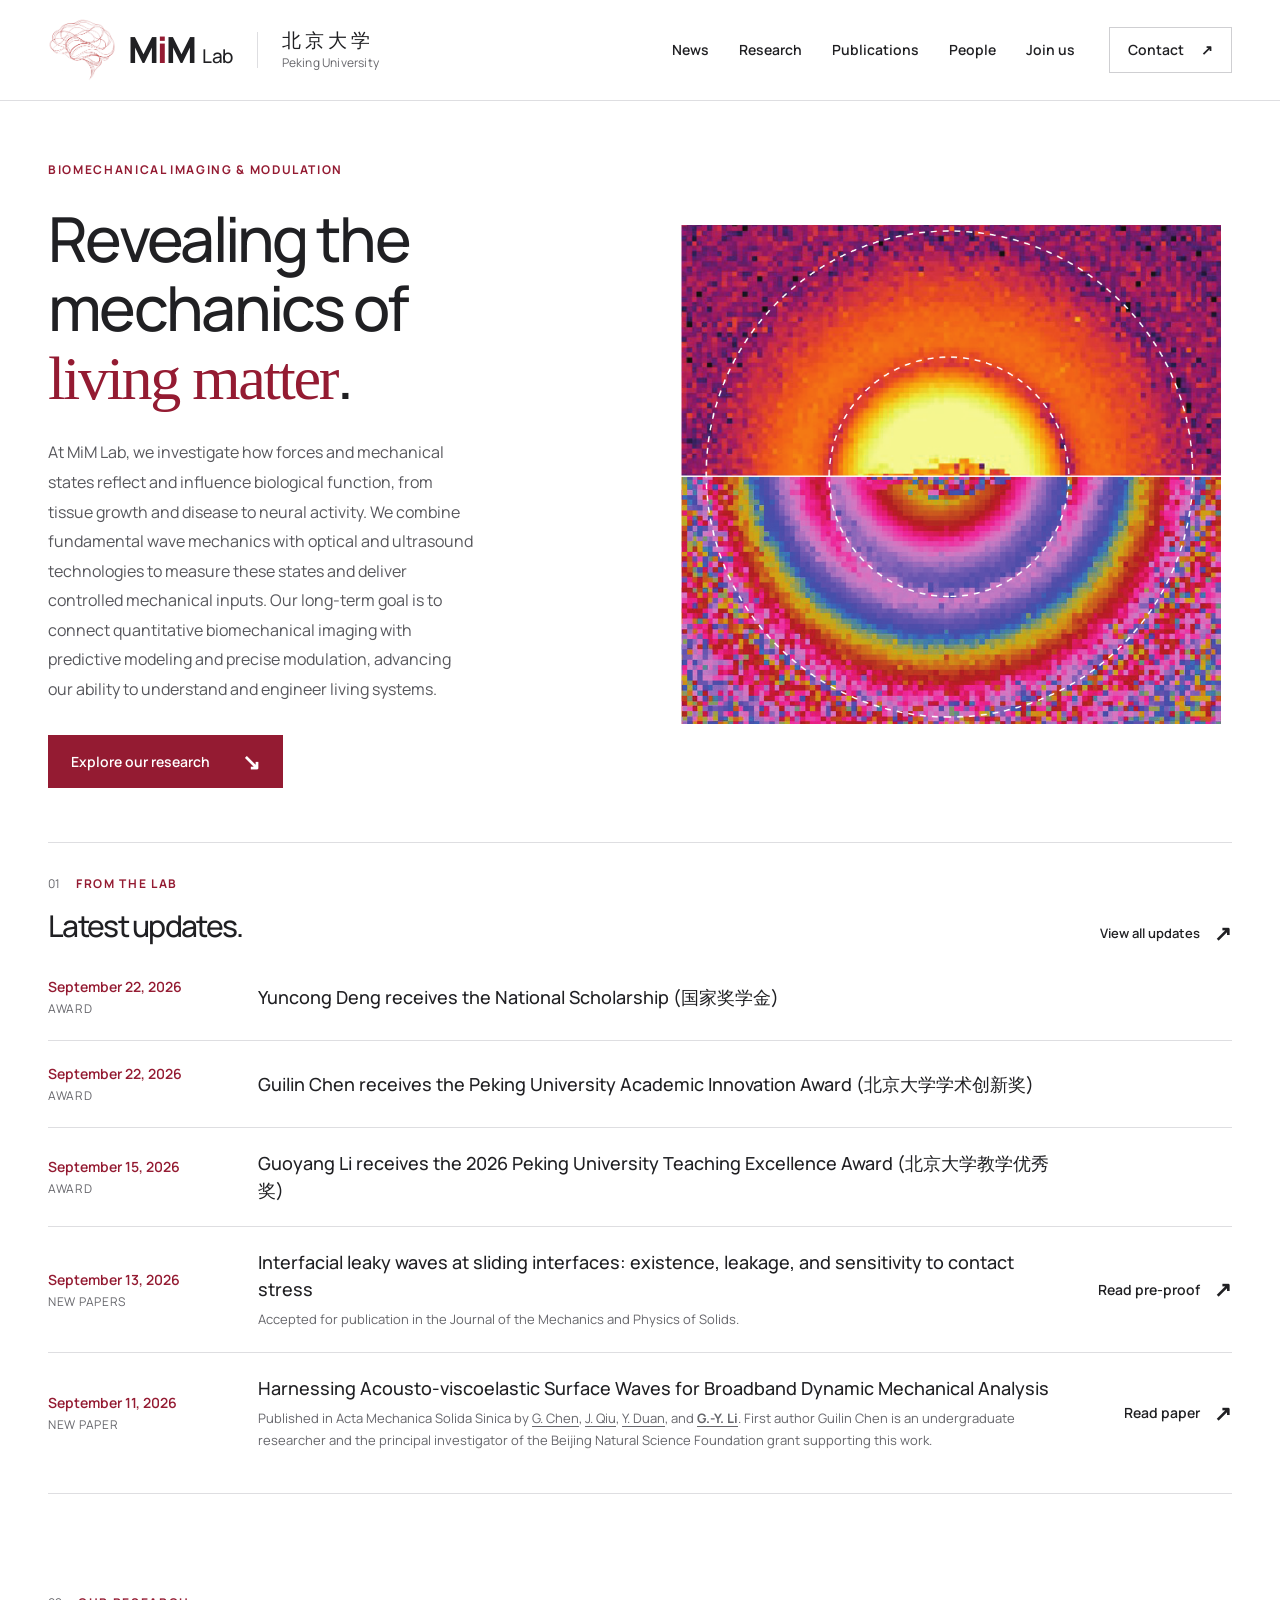
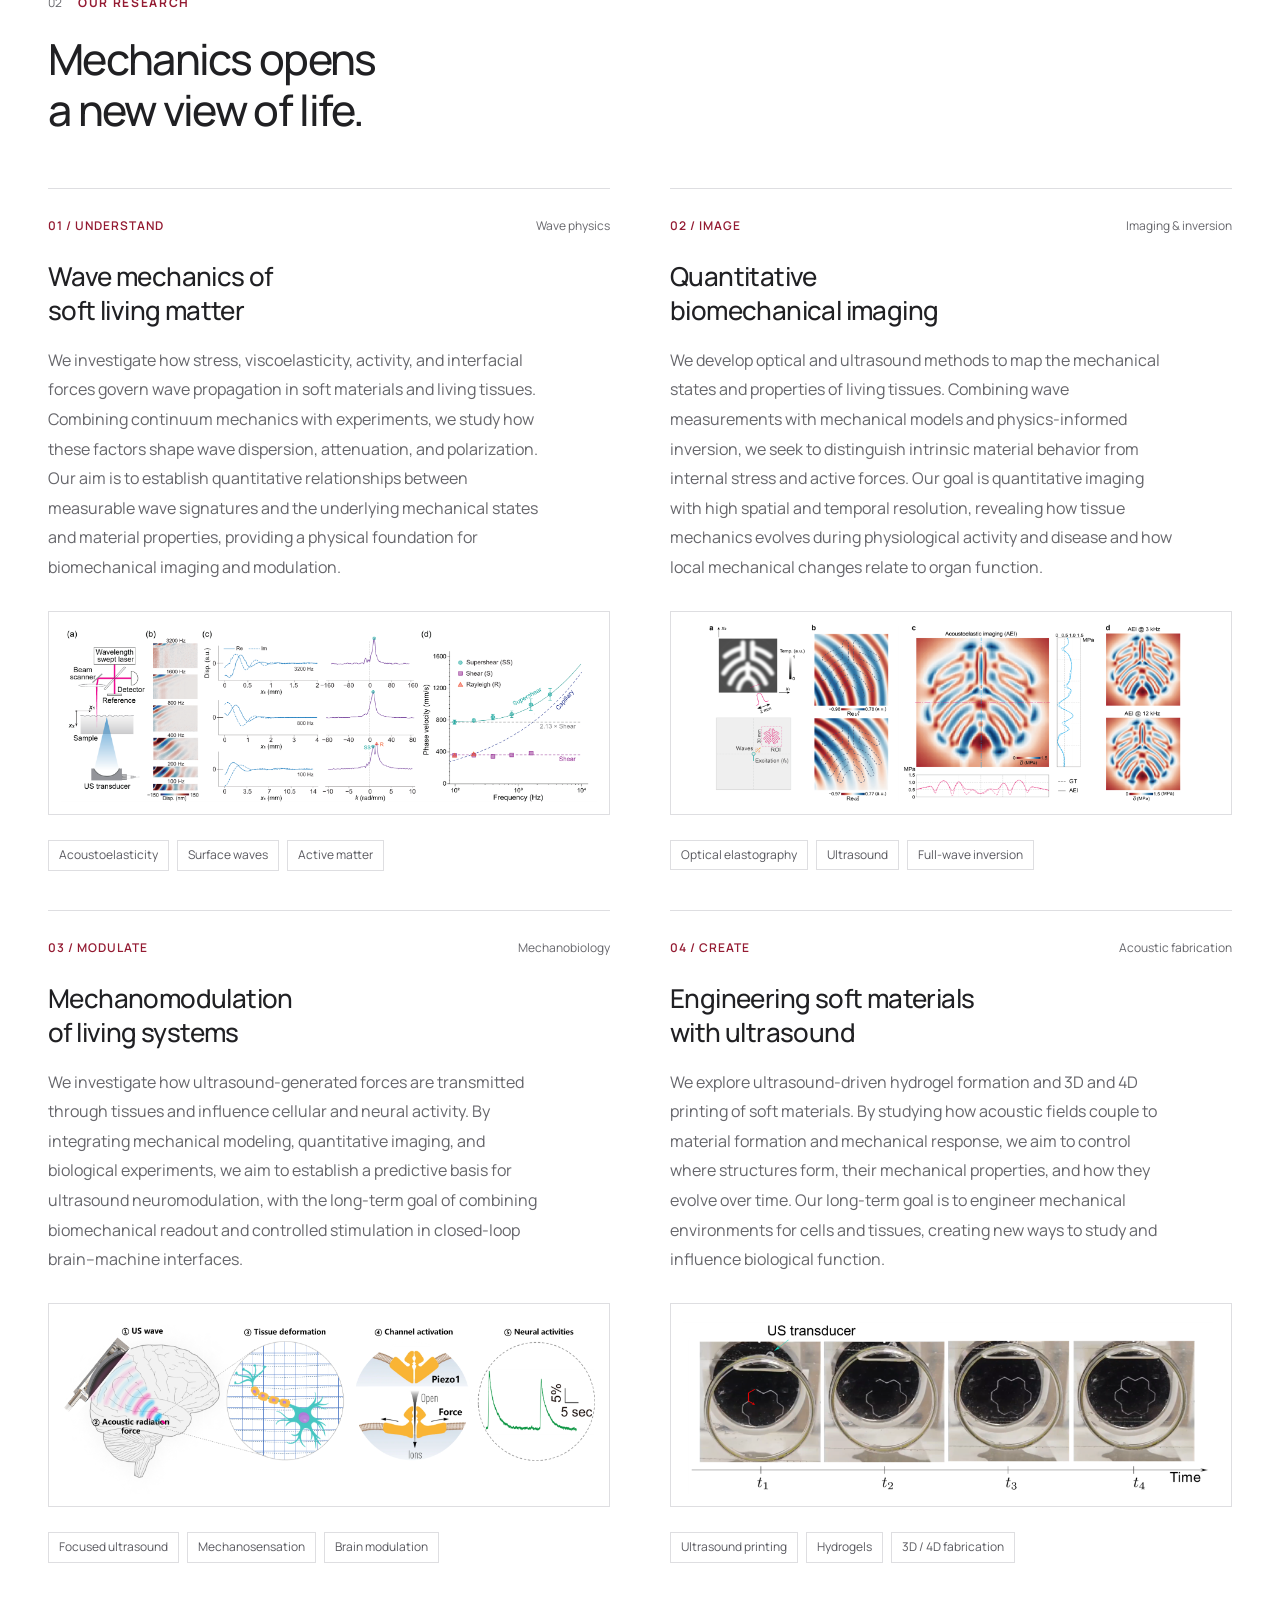
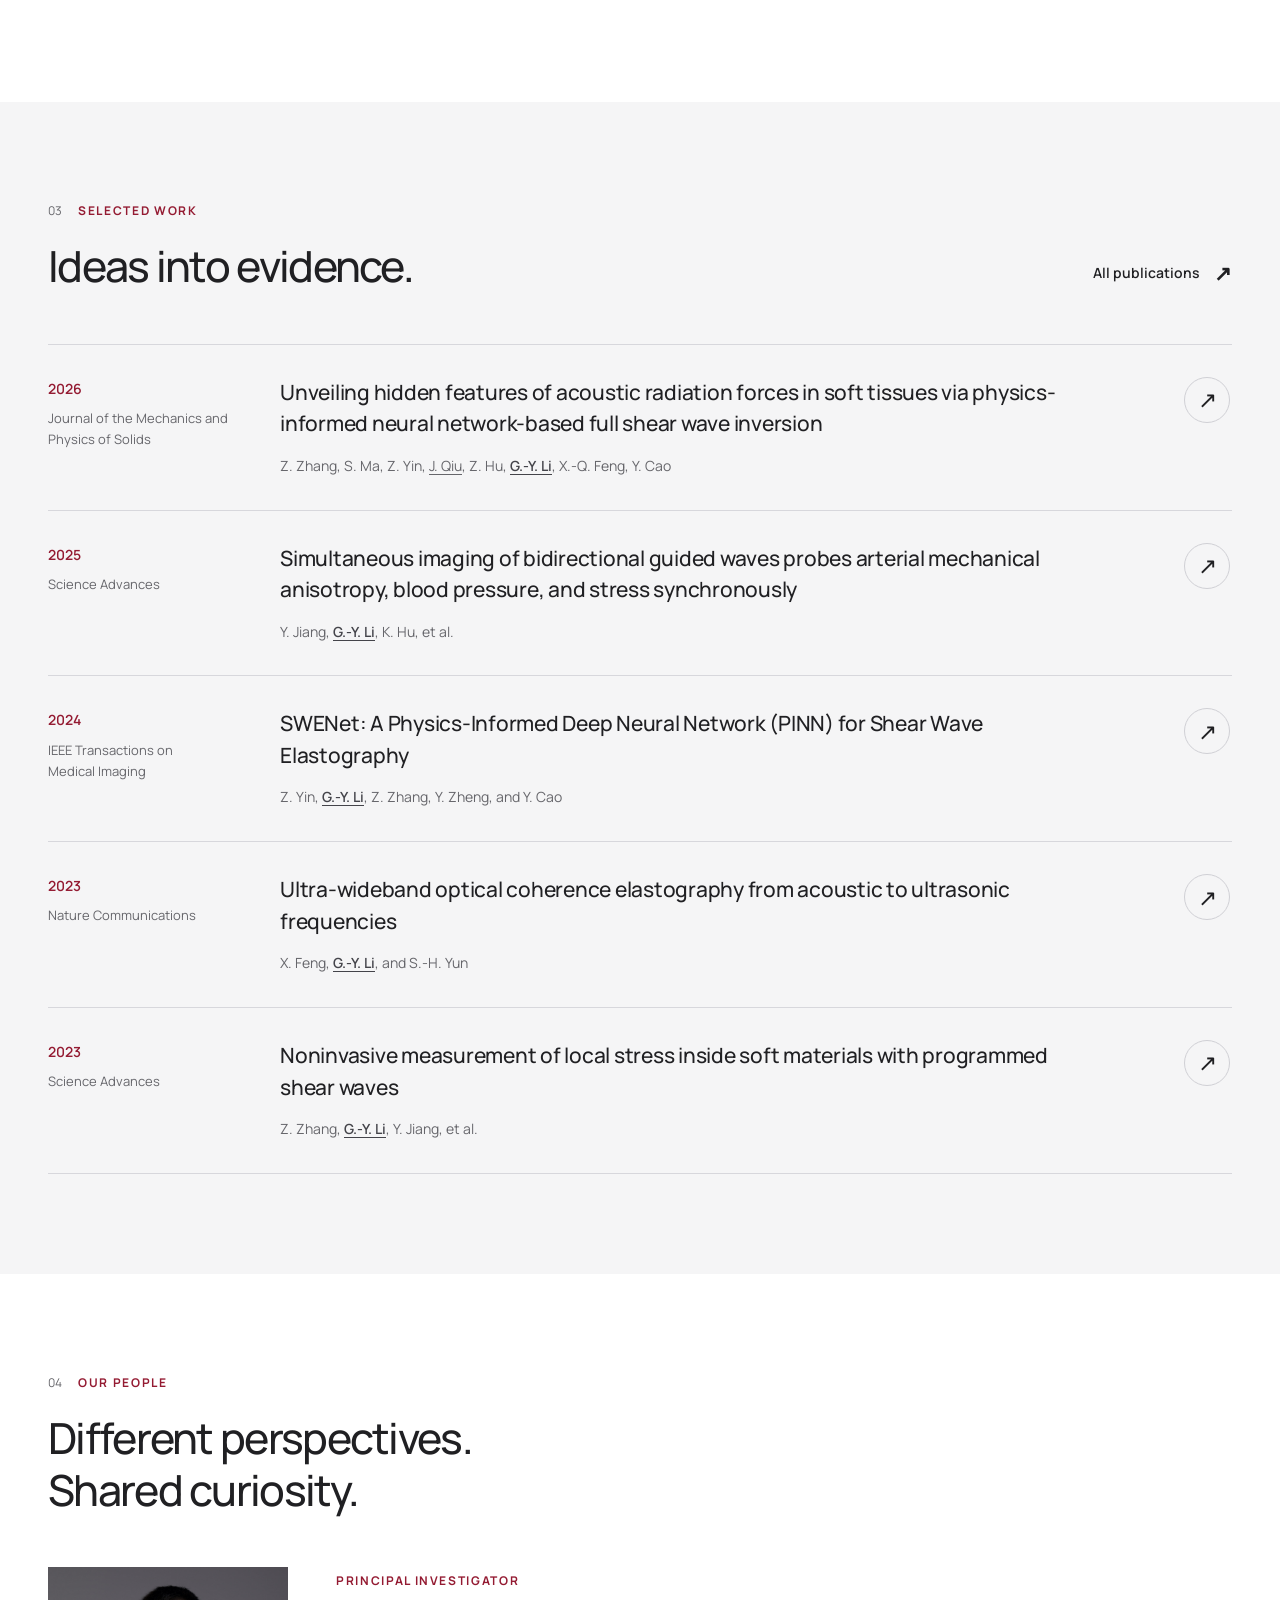
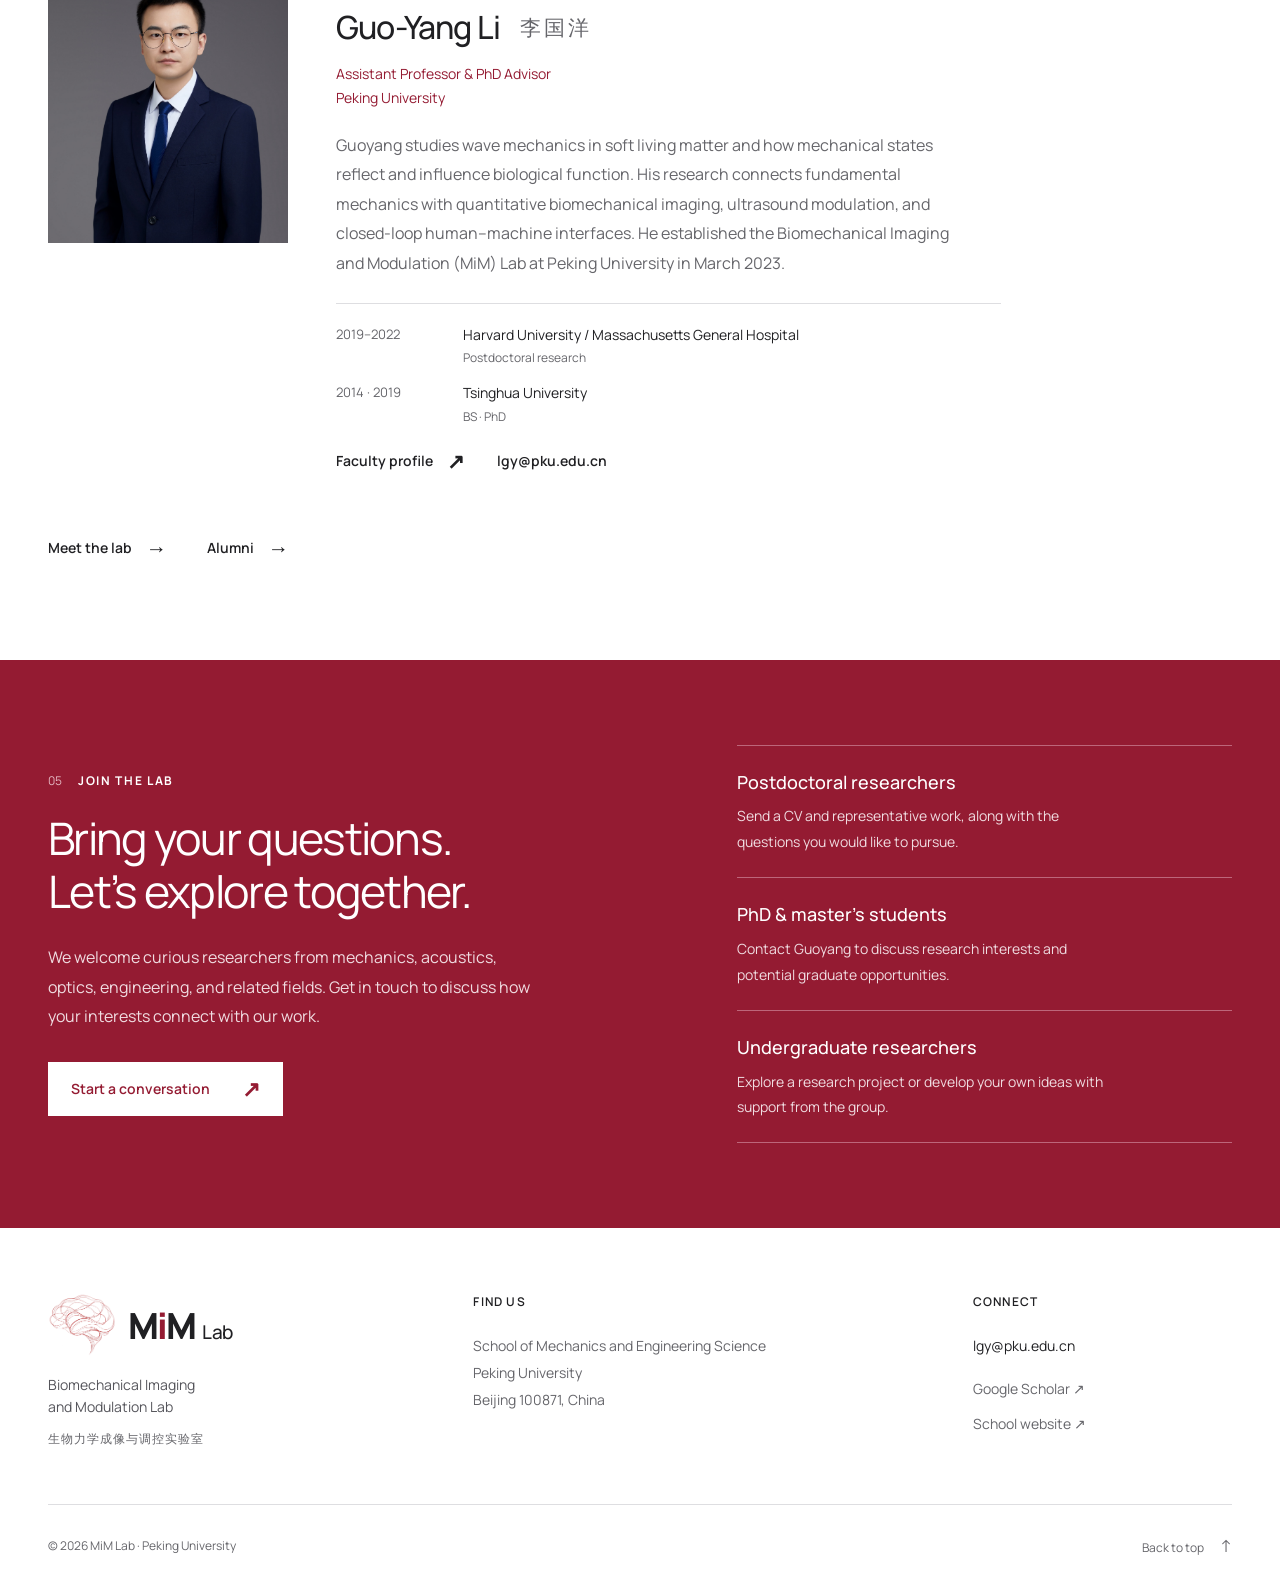
<file: index.html>
<!doctype html>
<html lang="en">
<head>
  <meta charset="utf-8">
  <meta name="viewport" content="width=device-width, initial-scale=1">
  <meta name="theme-color" content="#941b32">
  <meta name="description" content="The Biomechanical Imaging and Modulation (MiM) Lab at Peking University explores wave mechanics in living matter and develops new ways to image and modulate tissue mechanics.">
  <meta property="og:title" content="MiM Lab | Biomechanical Imaging and Modulation">
  <meta property="og:description" content="Wave mechanics. Biomechanical imaging. Ultrasound modulation. Explore research and opportunities at Guo-Yang Li’s lab, Peking University.">
  <meta property="og:type" content="website">
  <title>MiM Lab | Biomechanical Imaging and Modulation · Peking University</title>
  <link rel="icon" href="assets/favicon.svg" type="image/svg+xml">
  <link rel="stylesheet" href="styles.css">
  <script src="app.js" defer></script>
</head>
<body>
  <a class="skip-link" href="#main">Skip to content</a>
  <header class="site-header">
    <div class="container header-inner">
      <a class="brand" href="#home" aria-label="MiM Lab home">
        <span class="brand-mark"><img class="lab-logo" src="assets/mim-lab-logo.png" alt="" width="645" height="604"><span class="wordmark">M<span>i</span>M<span class="lab-word">Lab</span></span></span>
        <span class="brand-divider" aria-hidden="true"></span>
        <span class="affiliation"><span lang="zh-CN">北京大学</span><span>Peking University</span></span>
      </a>
      <button class="menu-toggle" type="button" aria-expanded="false" aria-controls="primary-nav"><span class="menu-label">Menu</span><span class="menu-symbol" aria-hidden="true"><span></span><span></span></span></button>
      <nav id="primary-nav" class="primary-nav" aria-label="Main navigation">
        <a href="#news">News</a>
        <a href="#research">Research</a>
        <a href="#publications">Publications</a>
        <a href="#people" data-section="people">People</a>
        <a href="#join">Join us</a>
        <a class="nav-contact" href="#contact">Contact <span aria-hidden="true">↗</span></a>
      </nav>
    </div>
  </header>

  <main id="main">
    <section id="home" class="hero container" aria-labelledby="hero-title">
      <div class="hero-copy">
        <p class="eyebrow">Biomechanical Imaging &amp; Modulation</p>
        <h1 id="hero-title">Revealing the<br>mechanics of<br><em>living matter</em>.</h1>
        <p class="hero-description">At MiM Lab, we investigate how forces and mechanical states reflect and influence biological function, from tissue growth and disease to neural activity. We combine fundamental wave mechanics with optical and ultrasound technologies to measure these states and deliver controlled mechanical inputs. Our long-term goal is to connect quantitative biomechanical imaging with predictive modeling and precise modulation, advancing our ability to understand and engineer living systems.</p>
        <a class="button button-red" href="#research">Explore our research <span aria-hidden="true">↘</span></a>
      </div>
      <figure class="hero-visual">
        <img src="assets/cover.png" alt="Two color maps with concentric patterns and dashed circular guides." width="494" height="533" fetchpriority="high">
      </figure>
    </section>

    <div class="container">
      <section id="news" class="lab-news" aria-labelledby="news-title">
        <div class="news-heading">
          <div><p class="eyebrow section-label"><span>01</span> From the lab</p><h2 id="news-title">Latest updates.</h2></div>
          <div class="news-heading-side"><a class="text-link news-archive-link" href="news.html">View all updates <span aria-hidden="true">↗</span></a></div>
        </div>
        <ol class="news-list">
          <li class="news-item is-latest">
            <div class="news-date"><span><time datetime="2026-09-22">September 22, 2026</time></span><span>Award</span></div>
            <div class="news-body"><h3>Yuncong Deng receives the National Scholarship (国家奖学金)</h3></div>
          </li>
          <li class="news-item">
            <div class="news-date"><span><time datetime="2026-09-22">September 22, 2026</time></span><span>Award</span></div>
            <div class="news-body"><h3>Guilin Chen receives the Peking University Academic Innovation Award (北京大学学术创新奖)</h3></div>
          </li>
          <li class="news-item">
            <div class="news-date"><span><time datetime="2026-09-15">September 15, 2026</time></span><span>Award</span></div>
            <div class="news-body"><h3>Guoyang Li receives the 2026 Peking University Teaching Excellence Award (北京大学教学优秀奖)</h3></div>
          </li>
          <li class="news-item">
            <div class="news-date"><span><time datetime="2026-09-13">September 13, 2026</time></span><span>New papers</span></div>
            <div class="news-body"><h3><a href="https://www.sciencedirect.com/science/article/abs/pii/S0022509626003558" target="_blank" rel="noopener noreferrer">Interfacial leaky waves at sliding interfaces: existence, leakage, and sensitivity to contact stress</a></h3><p>Accepted for publication in the Journal of the Mechanics and Physics of Solids.</p></div>
            <a class="text-link news-link" href="https://www.sciencedirect.com/science/article/abs/pii/S0022509626003558" target="_blank" rel="noopener noreferrer">Read pre-proof <span aria-hidden="true">↗</span></a>
          </li>
          <li class="news-item">
            <div class="news-date"><span><time datetime="2026-09-11">September 11, 2026</time></span><span>New paper</span></div>
            <div class="news-body"><h3><a href="https://scholar.google.com/citations?view_op=view_citation&amp;hl=en&amp;user=QtkQ_qQAAAAJ&amp;sortby=pubdate&amp;citation_for_view=QtkQ_qQAAAAJ:4fKUyHm3Qg0C" target="_blank" rel="noopener noreferrer">Harnessing Acousto-viscoelastic Surface Waves for Broadband Dynamic Mechanical Analysis</a></h3><p>Published in Acta Mechanica Solida Sinica by <span class="lab-author" title="Guilin Chen">G. Chen</span>, <span class="lab-author" title="Jing Qiu">J. Qiu</span>, <span class="lab-author" title="Yiwei Duan">Y. Duan</span>, and <strong><span class="lab-author" title="Guo-Yang Li">G.-Y. Li</span></strong>. First author Guilin Chen is an undergraduate researcher and the principal investigator of the Beijing Natural Science Foundation grant supporting this work.</p></div>
            <a class="text-link news-link" href="https://scholar.google.com/citations?view_op=view_citation&amp;hl=en&amp;user=QtkQ_qQAAAAJ&amp;sortby=pubdate&amp;citation_for_view=QtkQ_qQAAAAJ:4fKUyHm3Qg0C" target="_blank" rel="noopener noreferrer">Read paper <span aria-hidden="true">↗</span></a>
          </li>
        </ol>
      </section>
    </div>

    <section id="research" class="section container" aria-labelledby="research-title">
      <div class="section-heading">
        <div><p class="eyebrow section-label"><span>02</span> Our research</p><h2 id="research-title">Mechanics opens<br>a new view of life.</h2></div>
      </div>
      <div class="research-grid">
        <article class="research-item">
          <div class="research-top"><span class="research-index">01 / UNDERSTAND</span><span class="research-keyword">Wave physics</span></div>
          <h3>Wave mechanics of<br>soft living matter</h3>
          <p>We investigate how stress, viscoelasticity, activity, and interfacial forces govern wave propagation in soft materials and living tissues. Combining continuum mechanics with experiments, we study how these factors shape wave dispersion, attenuation, and polarization. Our aim is to establish quantitative relationships between measurable wave signatures and the underlying mechanical states and material properties, providing a physical foundation for biomechanical imaging and modulation.</p>
          <figure class="research-figure"><img src="assets/research/fig1.png" width="1772" height="591" alt="Ultrasound excitation, optical measurement, wave fields and dispersion of supershear, shear and Rayleigh waves." loading="lazy" decoding="async"></figure>
          <ul class="tags" aria-label="Research topics"><li>Acoustoelasticity</li><li>Surface waves</li><li>Active matter</li></ul>
        </article>
        <article class="research-item">
          <div class="research-top"><span class="research-index">02 / IMAGE</span><span class="research-keyword">Imaging &amp; inversion</span></div>
          <h3>Quantitative<br>biomechanical imaging</h3>
          <p>We develop optical and ultrasound methods to map the mechanical states and properties of living tissues. Combining wave measurements with mechanical models and physics-informed inversion, we seek to distinguish intrinsic material behavior from internal stress and active forces. Our goal is quantitative imaging with high spatial and temporal resolution, revealing how tissue mechanics evolves during physiological activity and disease and how local mechanical changes relate to organ function.</p>
          <figure class="research-figure"><img src="assets/research/fig2.png" width="1772" height="590" alt="Acoustoelastic imaging workflow showing measured wave fields and reconstructed stress distributions." loading="lazy" decoding="async"></figure>
          <ul class="tags" aria-label="Research topics"><li>Optical elastography</li><li>Ultrasound</li><li>Full-wave inversion</li></ul>
        </article>
        <article class="research-item">
          <div class="research-top"><span class="research-index">03 / MODULATE</span><span class="research-keyword">Mechanobiology</span></div>
          <h3>Mechanomodulation<br>of living systems</h3>
          <p>We investigate how ultrasound-generated forces are transmitted through tissues and influence cellular and neural activity. By integrating mechanical modeling, quantitative imaging, and biological experiments, we aim to establish a predictive basis for ultrasound neuromodulation, with the long-term goal of combining biomechanical readout and controlled stimulation in closed-loop brain–machine interfaces.</p>
          <figure class="research-figure"><img src="assets/research/fig3.png" width="1759" height="586" alt="Ultrasound-induced acoustic radiation force, tissue deformation, Piezo1 activation and a cellular response trace." loading="lazy" decoding="async"></figure>
          <ul class="tags" aria-label="Research topics"><li>Focused ultrasound</li><li>Mechanosensation</li><li>Brain modulation</li></ul>
        </article>
        <article class="research-item">
          <div class="research-top"><span class="research-index">04 / CREATE</span><span class="research-keyword">Acoustic fabrication</span></div>
          <h3>Engineering soft materials<br>with ultrasound</h3>
          <p>We explore ultrasound-driven hydrogel formation and 3D and 4D printing of soft materials. By studying how acoustic fields couple to material formation and mechanical response, we aim to control where structures form, their mechanical properties, and how they evolve over time. Our long-term goal is to engineer mechanical environments for cells and tissues, creating new ways to study and influence biological function.</p>
          <figure class="research-figure"><img src="assets/research/fig4.png" width="1759" height="586" alt="Time sequence showing an ultrasound transducer and changes in the shape of a soft structure." loading="lazy" decoding="async"></figure>
          <ul class="tags" aria-label="Research topics"><li>Ultrasound printing</li><li>Hydrogels</li><li>3D / 4D fabrication</li></ul>
        </article>
      </div>
    </section>

    <section id="publications" class="publications section" aria-labelledby="publications-title">
      <div class="container">
        <div class="section-heading publications-heading">
          <div><p class="eyebrow section-label"><span>03</span> Selected work</p><h2 id="publications-title">Ideas into evidence.</h2></div>
          <a class="text-link" href="publications.html">All publications <span aria-hidden="true">↗</span></a>
        </div>
        <div class="publication-list">
          <article class="publication">
            <div class="publication-meta"><span class="publication-year">2026</span><span>Journal of the Mechanics and Physics of Solids</span></div>
            <div class="publication-body"><h3><a href="https://www.sciencedirect.com/science/article/pii/S0022509625003023" target="_blank" rel="noopener noreferrer">Unveiling hidden features of acoustic radiation forces in soft tissues via physics-informed neural network-based full shear wave inversion</a></h3><p>Z. Zhang, S. Ma, Z. Yin, <span class="lab-author" title="Jing Qiu">J. Qiu</span>, Z. Hu, <strong><span class="lab-author" title="Guo-Yang Li">G.-Y. Li</span></strong>, X.-Q. Feng, Y. Cao</p></div>
            <a class="paper-link" href="https://www.sciencedirect.com/science/article/pii/S0022509625003023" target="_blank" rel="noopener noreferrer" aria-label="Read the acoustic radiation force inversion paper"><span aria-hidden="true">↗</span></a>
          </article>
          <article class="publication">
            <div class="publication-meta"><span class="publication-year">2025</span><span>Science Advances</span></div>
            <div class="publication-body"><h3><a href="https://doi.org/10.1126/sciadv.adv5660" target="_blank" rel="noopener noreferrer">Simultaneous imaging of bidirectional guided waves probes arterial mechanical anisotropy, blood pressure, and stress synchronously</a></h3><p>Y. Jiang, <strong><span class="lab-author" title="Guo-Yang Li">G.-Y. Li</span></strong>, K. Hu, et al.</p></div>
            <a class="paper-link" href="https://doi.org/10.1126/sciadv.adv5660" target="_blank" rel="noopener noreferrer" aria-label="Read the 2025 Science Advances paper on arterial guided waves"><span aria-hidden="true">↗</span></a>
          </article>
          <article class="publication">
            <div class="publication-meta"><span class="publication-year">2024</span><span>IEEE Transactions on<br>Medical Imaging</span></div>
            <div class="publication-body"><h3><a href="https://doi.org/10.1109/TMI.2023.3338178" target="_blank" rel="noopener noreferrer">SWENet: A Physics-Informed Deep Neural Network (PINN) for Shear Wave Elastography</a></h3><p>Z. Yin, <strong><span class="lab-author" title="Guo-Yang Li">G.-Y. Li</span></strong>, Z. Zhang, Y. Zheng, and Y. Cao</p></div>
            <a class="paper-link" href="https://doi.org/10.1109/TMI.2023.3338178" target="_blank" rel="noopener noreferrer" aria-label="Read the SWENet paper"><span aria-hidden="true">↗</span></a>
          </article>
          <article class="publication">
            <div class="publication-meta"><span class="publication-year">2023</span><span>Nature Communications</span></div>
            <div class="publication-body"><h3><a href="https://doi.org/10.1038/s41467-023-40625-y" target="_blank" rel="noopener noreferrer">Ultra-wideband optical coherence elastography from acoustic to ultrasonic frequencies</a></h3><p>X. Feng, <strong><span class="lab-author" title="Guo-Yang Li">G.-Y. Li</span></strong>, and S.-H. Yun</p></div>
            <a class="paper-link" href="https://doi.org/10.1038/s41467-023-40625-y" target="_blank" rel="noopener noreferrer" aria-label="Read the ultra-wideband optical coherence elastography paper"><span aria-hidden="true">↗</span></a>
          </article>
          <article class="publication">
            <div class="publication-meta"><span class="publication-year">2023</span><span>Science Advances</span></div>
            <div class="publication-body"><h3><a href="https://doi.org/10.1126/sciadv.add4082" target="_blank" rel="noopener noreferrer">Noninvasive measurement of local stress inside soft materials with programmed shear waves</a></h3><p>Z. Zhang, <strong><span class="lab-author" title="Guo-Yang Li">G.-Y. Li</span></strong>, Y. Jiang, et al.</p></div>
            <a class="paper-link" href="https://doi.org/10.1126/sciadv.add4082" target="_blank" rel="noopener noreferrer" aria-label="Read the programmed shear waves stress measurement paper"><span aria-hidden="true">↗</span></a>
          </article>
        </div>
      </div>
    </section>

    <section id="people" class="section container" aria-labelledby="people-title">
      <div class="section-heading">
        <div><p class="eyebrow section-label"><span>04</span> Our people</p><h2 id="people-title">Different perspectives.<br>Shared curiosity.</h2></div>
      </div>
      <article class="pi-profile">
        <figure class="pi-portrait"><img src="assets/guoyang-li.jpg" alt="Guo-Yang Li, principal investigator of the MiM Lab" width="1472" height="1692" loading="lazy"></figure>
        <div class="pi-bio">
          <p class="eyebrow">Principal investigator</p>
          <h3>Guo-Yang Li <span lang="zh-CN">李国洋</span></h3>
          <p class="pi-position">Assistant Professor &amp; PhD Advisor<br>Peking University</p>
          <p>Guoyang studies wave mechanics in soft living matter and how mechanical states reflect and influence biological function. His research connects fundamental mechanics with quantitative biomechanical imaging, ultrasound modulation, and closed-loop human–machine interfaces. He established the Biomechanical Imaging and Modulation (MiM) Lab at Peking University in March 2023.</p>
          <div class="education" aria-label="Education and experience">
            <div><span>2019–2022</span><p>Harvard University / Massachusetts General Hospital<small>Postdoctoral research</small></p></div>
            <div><span>2014 · 2019</span><p>Tsinghua University<small>BS · PhD</small></p></div>
          </div>
          <div class="profile-links"><a class="text-link" href="https://mech.pku.edu.cn/jzyg/szdw/L/a373c9d3a0cb4d0e8516825bb2719d7d.htm" target="_blank" rel="noopener noreferrer">Faculty profile <span aria-hidden="true">↗</span></a><a class="text-link" href="mailto:lgy@pku.edu.cn">lgy@pku.edu.cn</a></div>
        </div>
      </article>
      <div class="people-links"><a class="text-link" href="people.html">Meet the lab <span aria-hidden="true">→</span></a><a class="text-link" href="people.html#alumni">Alumni <span aria-hidden="true">→</span></a></div>
    </section>

    <section id="join" class="join-section" aria-labelledby="join-title">
      <div class="container join-inner">
        <div class="join-copy"><p class="eyebrow section-label"><span>05</span> Join the lab</p><h2 id="join-title">Bring your questions.<br>Let’s explore together.</h2><p>We welcome curious researchers from mechanics, acoustics, optics, engineering, and related fields. Get in touch to discuss how your interests connect with our work.</p><a class="button button-white" href="mailto:lgy@pku.edu.cn?subject=Inquiry%20about%20joining%20MiM%20Lab">Start a conversation <span aria-hidden="true">↗</span></a></div>
        <div class="opportunities">
          <div><h3>Postdoctoral researchers</h3><p>Send a CV and representative work, along with the questions you would like to pursue.</p></div>
          <div><h3>PhD &amp; master’s students</h3><p>Contact Guoyang to discuss research interests and potential graduate opportunities.</p></div>
          <div><h3>Undergraduate researchers</h3><p>Explore a research project or develop your own ideas with support from the group.</p></div>
        </div>
      </div>
    </section>
  </main>

  <footer id="contact" class="site-footer">
    <div class="container">
      <div class="footer-main">
        <div class="footer-identity"><a class="footer-brand" href="#home" aria-label="Back to MiM Lab home"><img class="lab-logo" src="assets/mim-lab-logo.png" alt="" width="645" height="604" loading="lazy"><span class="wordmark">M<span>i</span>M<span class="lab-word">Lab</span></span></a><p>Biomechanical Imaging<br>and Modulation Lab</p><span lang="zh-CN">生物力学成像与调控实验室</span></div>
        <div><h2>Find us</h2><address>School of Mechanics and Engineering Science<br>Peking University<br>Beijing 100871, China</address></div>
        <div><h2>Connect</h2><a class="footer-email" href="mailto:lgy@pku.edu.cn">lgy@pku.edu.cn</a><a href="https://scholar.google.com/citations?hl=en&amp;user=QtkQ_qQAAAAJ" target="_blank" rel="noopener noreferrer">Google Scholar <span aria-hidden="true">↗</span></a><a href="https://mech.pku.edu.cn/" target="_blank" rel="noopener noreferrer">School website <span aria-hidden="true">↗</span></a></div>
      </div>
      <div class="footer-bottom"><p>© 2026 MiM Lab · Peking University</p><a href="#home">Back to top <span aria-hidden="true">↑</span></a></div>
    </div>
  </footer>
</body>
</html>
</file>
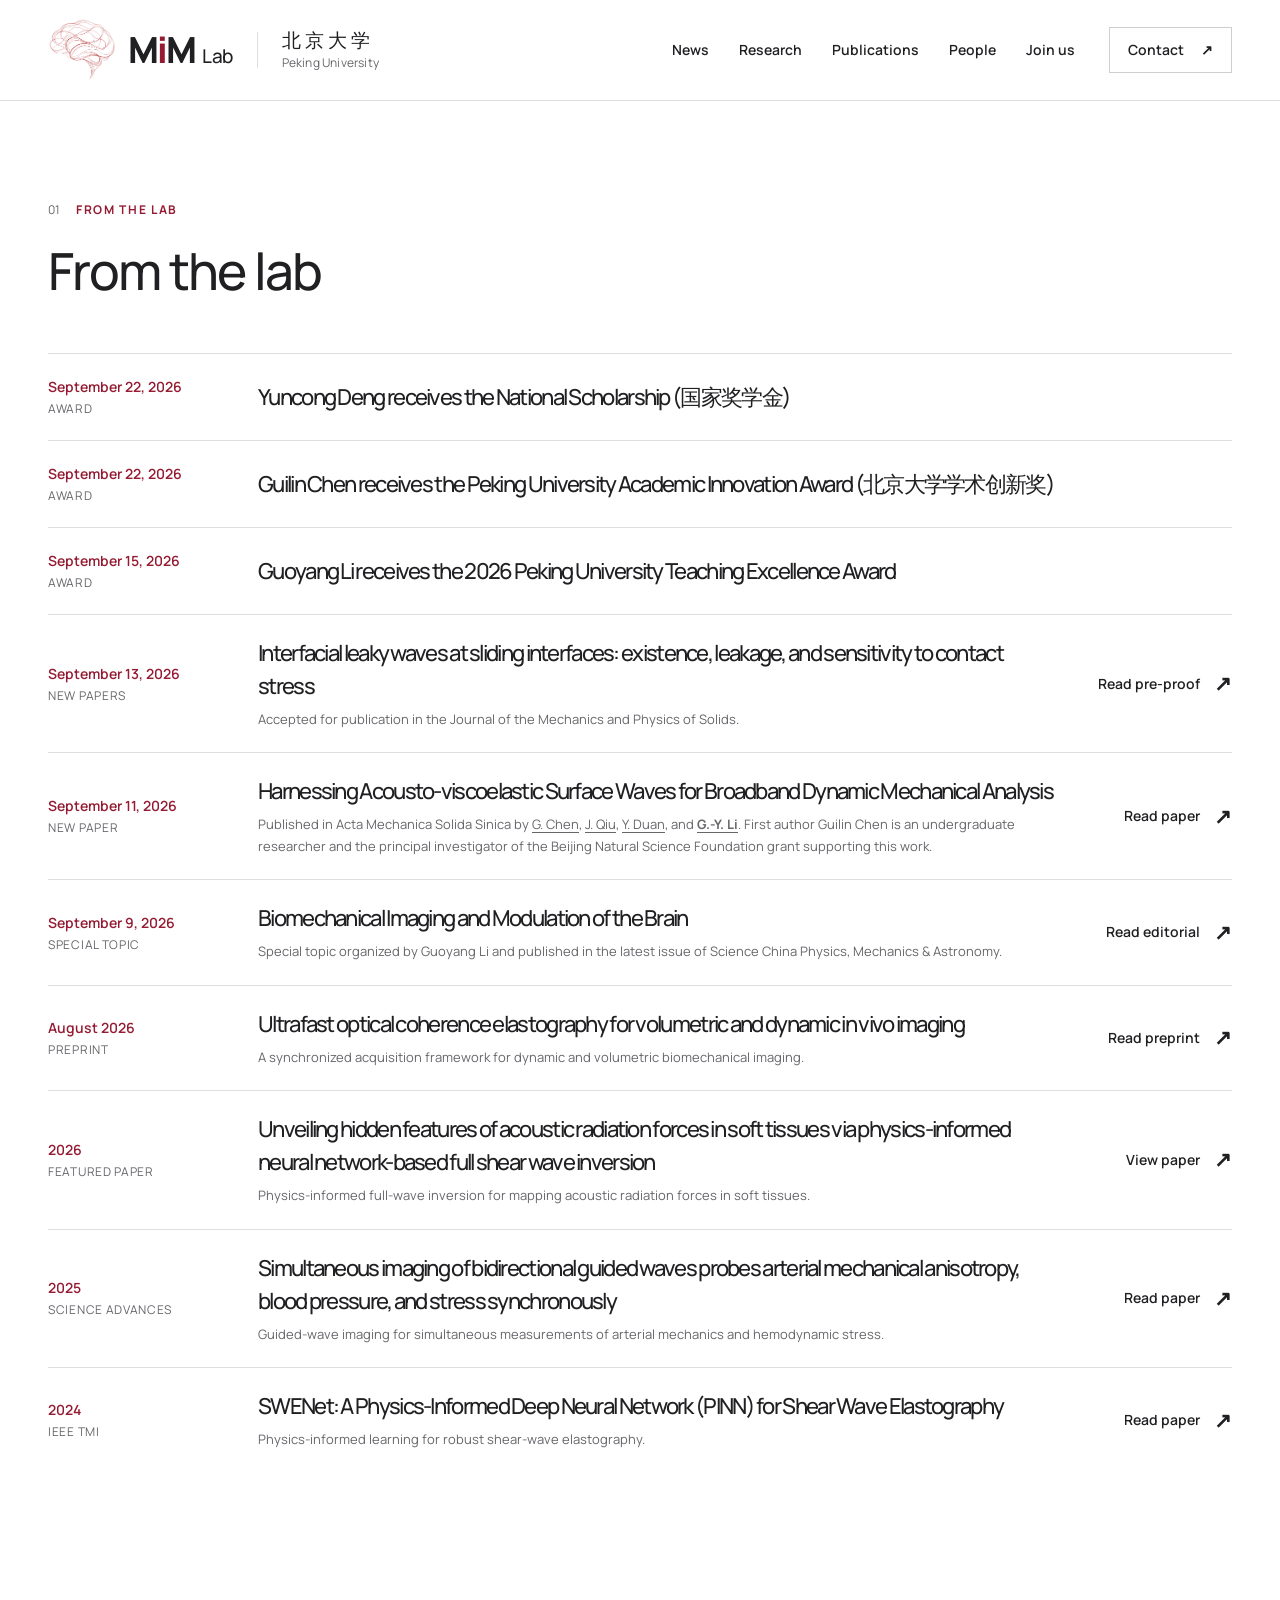
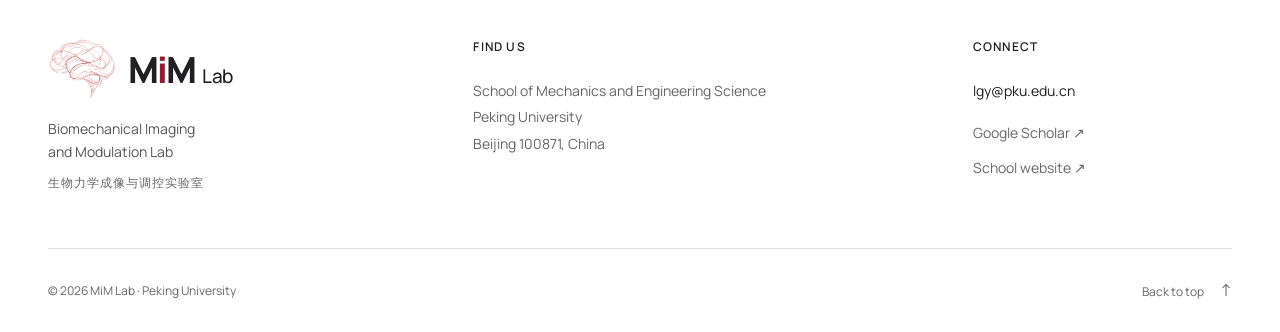
<file: news.html>
<!doctype html>
<html lang="en">
<head>
  <meta charset="utf-8">
  <meta name="viewport" content="width=device-width, initial-scale=1">
  <meta name="theme-color" content="#941b32">
  <meta name="description" content="Research, publication, and lab updates from the Biomechanical Imaging and Modulation Lab at Peking University.">
  <meta property="og:title" content="News archive | MiM Lab · Peking University">
  <meta property="og:description" content="Research, publication, and lab updates from the Biomechanical Imaging and Modulation Lab at Peking University.">
  <meta property="og:type" content="website">
  <title>News archive | MiM Lab · Peking University</title>
  <link rel="icon" href="assets/favicon.svg" type="image/svg+xml">
  <link rel="stylesheet" href="styles.css">
  <script src="app.js" defer></script>
</head>
<body>
  <a class="skip-link" href="#main">Skip to content</a>
  <header class="site-header">
    <div class="container header-inner">
      <a class="brand" href="index.html#home" aria-label="MiM Lab home">
        <span class="brand-mark"><img class="lab-logo" src="assets/mim-lab-logo.png" alt="" width="645" height="604"><span class="wordmark">M<span>i</span>M<span class="lab-word">Lab</span></span></span>
        <span class="brand-divider" aria-hidden="true"></span>
        <span class="affiliation"><span lang="zh-CN">北京大学</span><span>Peking University</span></span>
      </a>
      <button class="menu-toggle" type="button" aria-expanded="false" aria-controls="primary-nav"><span class="menu-label">Menu</span><span class="menu-symbol" aria-hidden="true"><span></span><span></span></span></button>
      <nav id="primary-nav" class="primary-nav" aria-label="Main navigation">
        <a href="index.html#news">News</a>
        <a href="index.html#research">Research</a>
        <a href="index.html#publications">Publications</a>
        <a href="index.html#people">People</a>
        <a href="index.html#join">Join us</a>
        <a class="nav-contact" href="#contact">Contact <span aria-hidden="true">↗</span></a>
      </nav>
    </div>
  </header>

  <main id="main">
    <section id="news-archive" class="section news-page container" aria-labelledby="news-archive-title">
      <div class="section-heading">
        <div><p class="eyebrow section-label"><span>01</span> From the lab</p><h1 id="news-archive-title">From the lab</h1></div>
      </div>
      <ol class="news-list">
        <li class="news-item is-latest">
          <div class="news-date"><span><time datetime="2026-09-22">September 22, 2026</time></span><span>Award</span></div>
          <div class="news-body"><h2>Yuncong Deng receives the National Scholarship (国家奖学金)</h2></div>
        </li>
        <li class="news-item">
          <div class="news-date"><span><time datetime="2026-09-22">September 22, 2026</time></span><span>Award</span></div>
          <div class="news-body"><h2>Guilin Chen receives the Peking University Academic Innovation Award (北京大学学术创新奖)</h2></div>
        </li>
        <li class="news-item">
          <div class="news-date"><span><time datetime="2026-09-15">September 15, 2026</time></span><span>Award</span></div>
          <div class="news-body"><h2>Guoyang Li receives the 2026 Peking University Teaching Excellence Award</h2></div>
        </li>
        <li class="news-item">
          <div class="news-date"><span><time datetime="2026-09-13">September 13, 2026</time></span><span>New papers</span></div>
          <div class="news-body"><h2><a href="https://www.sciencedirect.com/science/article/abs/pii/S0022509626003558" target="_blank" rel="noopener noreferrer">Interfacial leaky waves at sliding interfaces: existence, leakage, and sensitivity to contact stress</a></h2><p>Accepted for publication in the Journal of the Mechanics and Physics of Solids.</p></div>
          <a class="text-link news-link" href="https://www.sciencedirect.com/science/article/abs/pii/S0022509626003558" target="_blank" rel="noopener noreferrer">Read pre-proof <span aria-hidden="true">↗</span></a>
        </li>
        <li class="news-item">
          <div class="news-date"><span><time datetime="2026-09-11">September 11, 2026</time></span><span>New paper</span></div>
          <div class="news-body"><h2><a href="https://scholar.google.com/citations?view_op=view_citation&amp;hl=en&amp;user=QtkQ_qQAAAAJ&amp;sortby=pubdate&amp;citation_for_view=QtkQ_qQAAAAJ:4fKUyHm3Qg0C" target="_blank" rel="noopener noreferrer">Harnessing Acousto-viscoelastic Surface Waves for Broadband Dynamic Mechanical Analysis</a></h2><p>Published in Acta Mechanica Solida Sinica by <span class="lab-author" title="Guilin Chen">G. Chen</span>, <span class="lab-author" title="Jing Qiu">J. Qiu</span>, <span class="lab-author" title="Yiwei Duan">Y. Duan</span>, and <strong><span class="lab-author" title="Guo-Yang Li">G.-Y. Li</span></strong>. First author Guilin Chen is an undergraduate researcher and the principal investigator of the Beijing Natural Science Foundation grant supporting this work.</p></div>
          <a class="text-link news-link" href="https://scholar.google.com/citations?view_op=view_citation&amp;hl=en&amp;user=QtkQ_qQAAAAJ&amp;sortby=pubdate&amp;citation_for_view=QtkQ_qQAAAAJ:4fKUyHm3Qg0C" target="_blank" rel="noopener noreferrer">Read paper <span aria-hidden="true">↗</span></a>
        </li>
        <li class="news-item">
          <div class="news-date"><span><time datetime="2026-09-09">September 9, 2026</time></span><span>Special topic</span></div>
          <div class="news-body"><h2><a href="https://link.springer.com/article/10.1007/s11433-026-3108-4" target="_blank" rel="noopener noreferrer">Biomechanical Imaging and Modulation of the Brain</a></h2><p>Special topic organized by Guoyang Li and published in the latest issue of Science China Physics, Mechanics &amp; Astronomy.</p></div>
          <a class="text-link news-link" href="https://link.springer.com/article/10.1007/s11433-026-3108-4" target="_blank" rel="noopener noreferrer">Read editorial <span aria-hidden="true">↗</span></a>
        </li>
        <li class="news-item">
          <div class="news-date"><span>August 2026</span><span>Preprint</span></div>
          <div class="news-body"><h2><a href="https://arxiv.org/abs/2608.19566" target="_blank" rel="noopener noreferrer">Ultrafast optical coherence elastography for volumetric and dynamic in vivo imaging</a></h2><p>A synchronized acquisition framework for dynamic and volumetric biomechanical imaging.</p></div>
          <a class="text-link news-link" href="https://arxiv.org/abs/2608.19566" target="_blank" rel="noopener noreferrer">Read preprint <span aria-hidden="true">↗</span></a>
        </li>
        <li class="news-item">
          <div class="news-date"><span>2026</span><span>Featured paper</span></div>
          <div class="news-body"><h2><a href="https://www.sciencedirect.com/science/article/pii/S0022509625003023" target="_blank" rel="noopener noreferrer">Unveiling hidden features of acoustic radiation forces in soft tissues via physics-informed neural network-based full shear wave inversion</a></h2><p>Physics-informed full-wave inversion for mapping acoustic radiation forces in soft tissues.</p></div>
          <a class="text-link news-link" href="https://www.sciencedirect.com/science/article/pii/S0022509625003023" target="_blank" rel="noopener noreferrer">View paper <span aria-hidden="true">↗</span></a>
        </li>
        <li class="news-item">
          <div class="news-date"><span>2025</span><span>Science Advances</span></div>
          <div class="news-body"><h2><a href="https://doi.org/10.1126/sciadv.adv5660" target="_blank" rel="noopener noreferrer">Simultaneous imaging of bidirectional guided waves probes arterial mechanical anisotropy, blood pressure, and stress synchronously</a></h2><p>Guided-wave imaging for simultaneous measurements of arterial mechanics and hemodynamic stress.</p></div>
          <a class="text-link news-link" href="https://doi.org/10.1126/sciadv.adv5660" target="_blank" rel="noopener noreferrer">Read paper <span aria-hidden="true">↗</span></a>
        </li>
        <li class="news-item">
          <div class="news-date"><span>2024</span><span>IEEE TMI</span></div>
          <div class="news-body"><h2><a href="https://doi.org/10.1109/TMI.2023.3338178" target="_blank" rel="noopener noreferrer">SWENet: A Physics-Informed Deep Neural Network (PINN) for Shear Wave Elastography</a></h2><p>Physics-informed learning for robust shear-wave elastography.</p></div>
          <a class="text-link news-link" href="https://doi.org/10.1109/TMI.2023.3338178" target="_blank" rel="noopener noreferrer">Read paper <span aria-hidden="true">↗</span></a>
        </li>
      </ol>
    </section>
  </main>

  <footer id="contact" class="site-footer">
    <div class="container">
      <div class="footer-main">
        <div class="footer-identity"><a class="footer-brand" href="index.html#home" aria-label="Back to MiM Lab home"><img class="lab-logo" src="assets/mim-lab-logo.png" alt="" width="645" height="604" loading="lazy"><span class="wordmark">M<span>i</span>M<span class="lab-word">Lab</span></span></a><p>Biomechanical Imaging<br>and Modulation Lab</p><span lang="zh-CN">生物力学成像与调控实验室</span></div>
        <div><h2>Find us</h2><address>School of Mechanics and Engineering Science<br>Peking University<br>Beijing 100871, China</address></div>
        <div><h2>Connect</h2><a class="footer-email" href="mailto:lgy@pku.edu.cn">lgy@pku.edu.cn</a><a href="https://scholar.google.com/citations?hl=en&amp;user=QtkQ_qQAAAAJ" target="_blank" rel="noopener noreferrer">Google Scholar <span aria-hidden="true">↗</span></a><a href="https://mech.pku.edu.cn/" target="_blank" rel="noopener noreferrer">School website <span aria-hidden="true">↗</span></a></div>
      </div>
      <div class="footer-bottom"><p>© 2026 MiM Lab · Peking University</p><a href="#news-archive">Back to top <span aria-hidden="true">↑</span></a></div>
    </div>
  </footer>
</body>
</html>
</file>
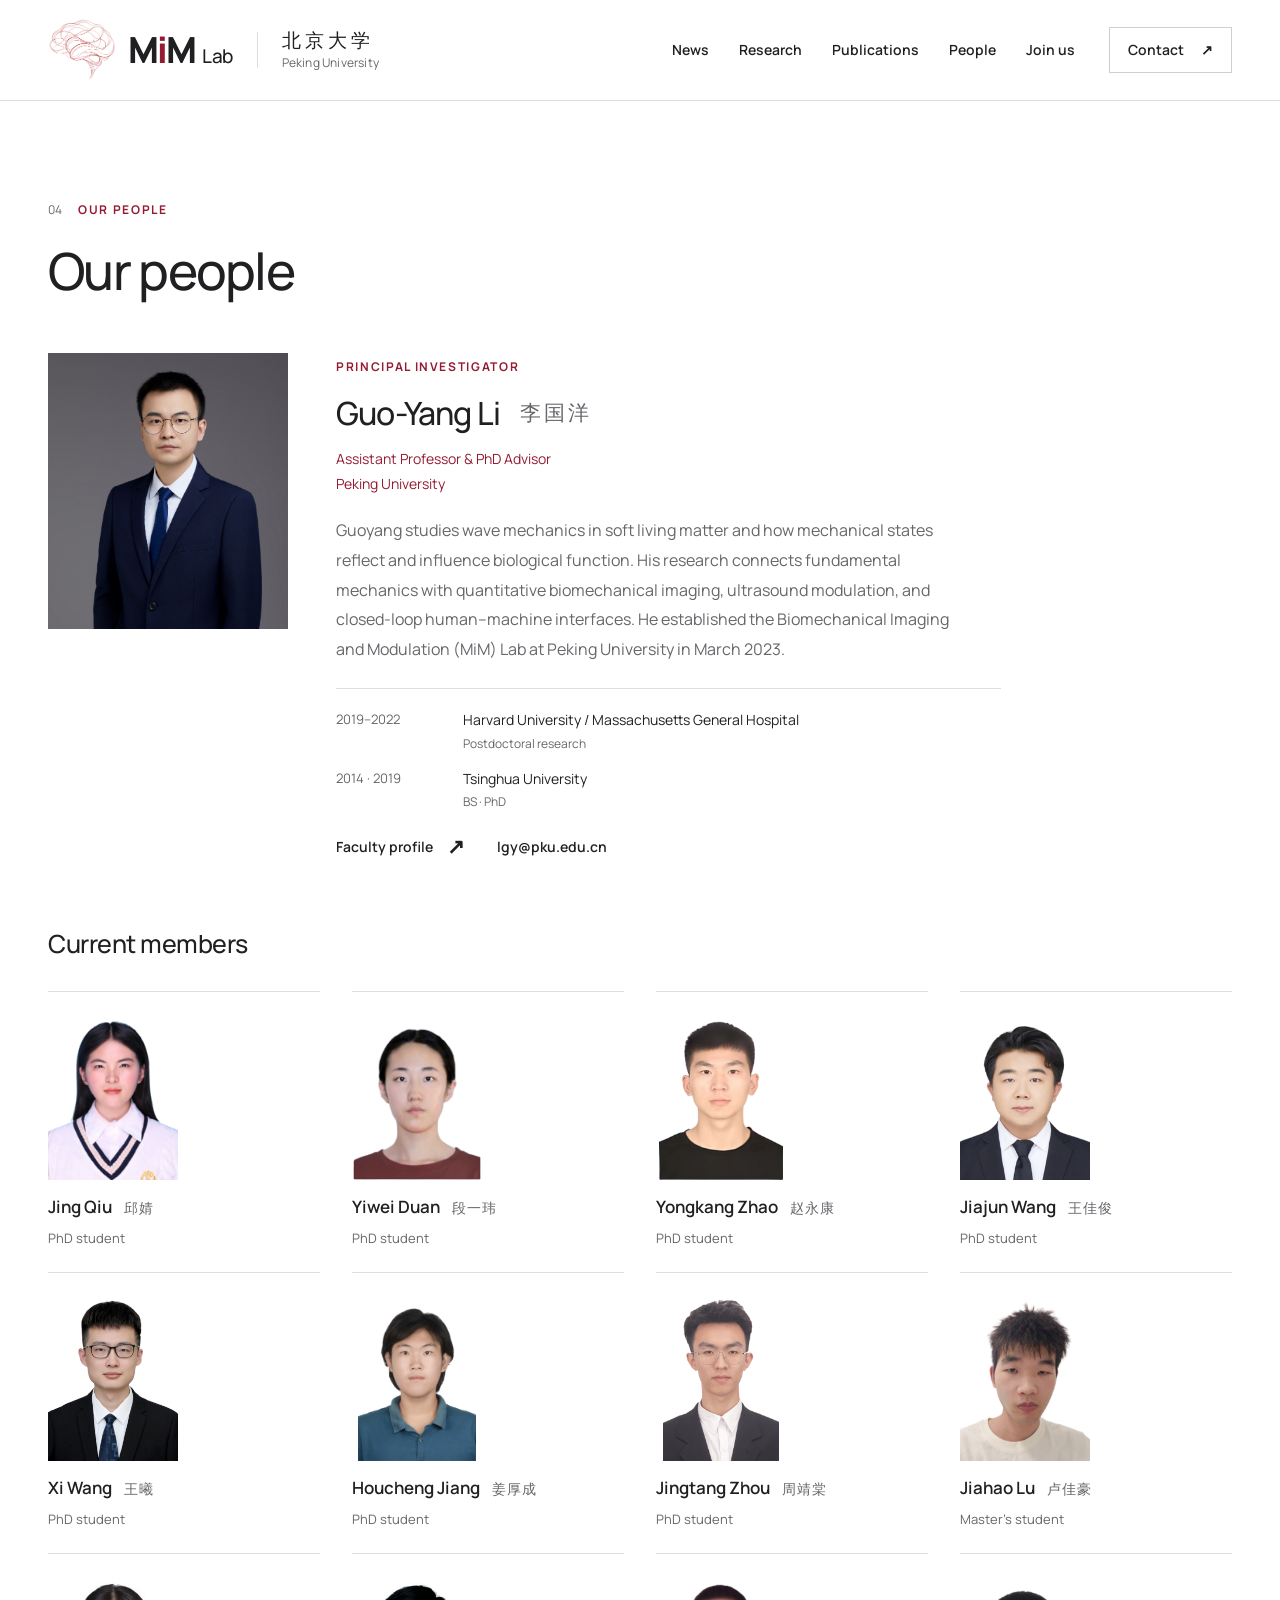
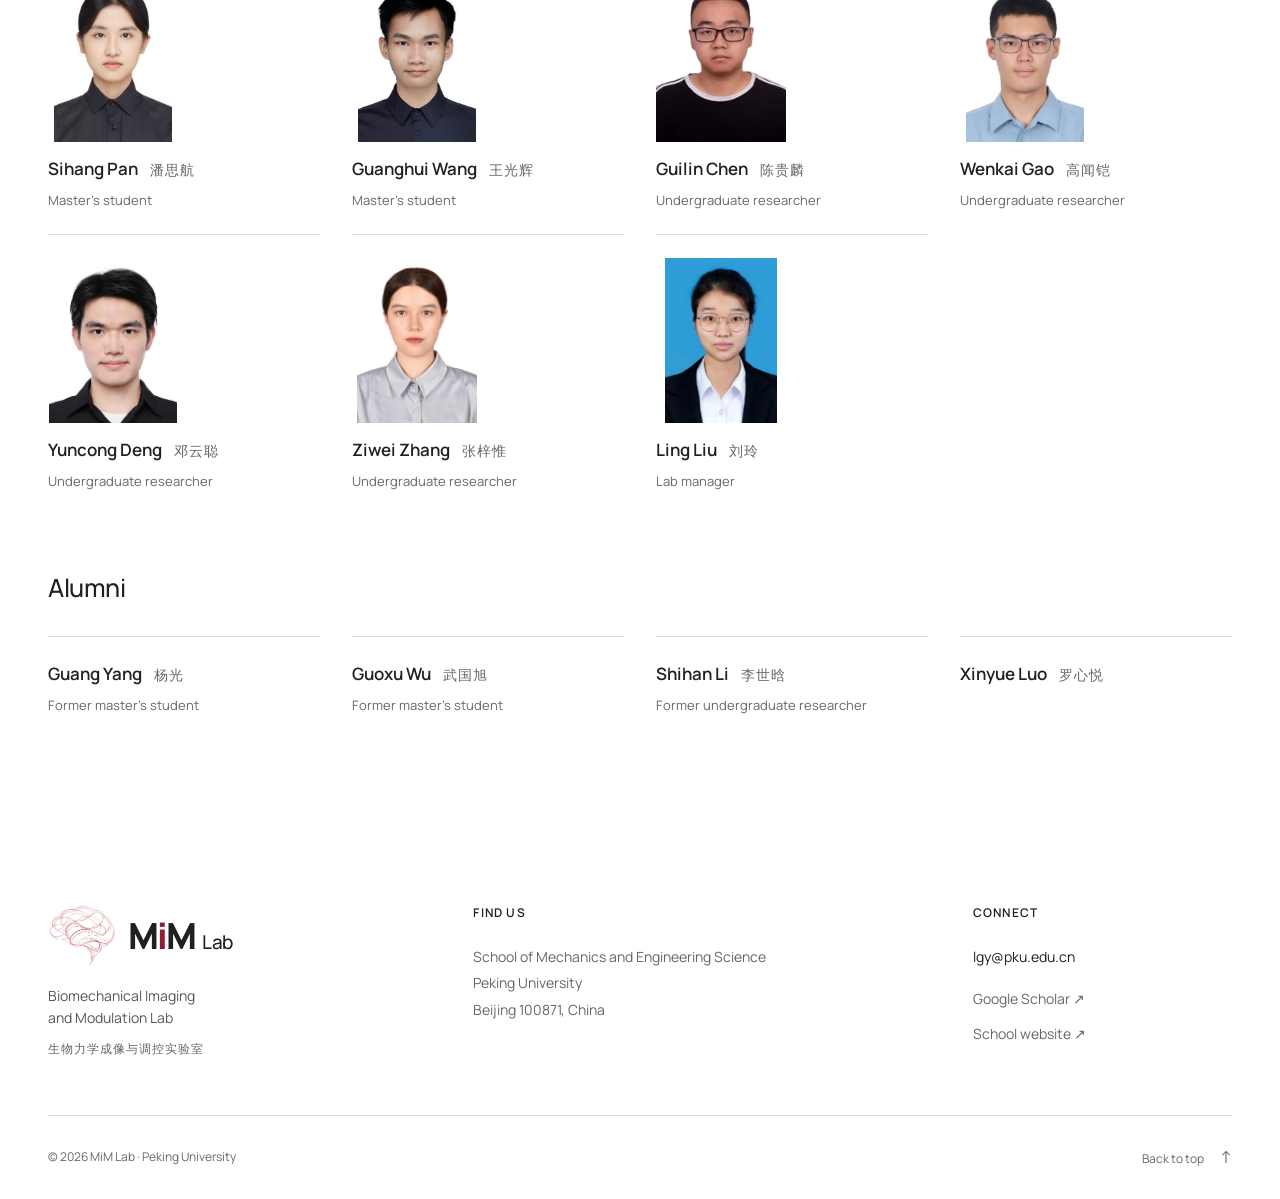
<file: people.html>
<!doctype html>
<html lang="en">
<head>
  <meta charset="utf-8">
  <meta name="viewport" content="width=device-width, initial-scale=1">
  <meta name="theme-color" content="#941b32">
  <meta name="description" content="Meet the principal investigator, current members, and alumni of the Biomechanical Imaging and Modulation Lab at Peking University.">
  <meta property="og:title" content="People | MiM Lab · Peking University">
  <meta property="og:description" content="Meet the principal investigator, current members, and alumni of the Biomechanical Imaging and Modulation Lab at Peking University.">
  <meta property="og:type" content="website">
  <title>People | MiM Lab · Peking University</title>
  <link rel="icon" href="assets/favicon.svg" type="image/svg+xml">
  <link rel="stylesheet" href="styles.css">
  <script src="app.js" defer></script>
</head>
<body>
  <a class="skip-link" href="#main">Skip to content</a>
  <header class="site-header">
    <div class="container header-inner">
      <a class="brand" href="index.html#home" aria-label="MiM Lab home">
        <span class="brand-mark"><img class="lab-logo" src="assets/mim-lab-logo.png" alt="" width="645" height="604"><span class="wordmark">M<span>i</span>M<span class="lab-word">Lab</span></span></span>
        <span class="brand-divider" aria-hidden="true"></span>
        <span class="affiliation"><span lang="zh-CN">北京大学</span><span>Peking University</span></span>
      </a>
      <button class="menu-toggle" type="button" aria-expanded="false" aria-controls="primary-nav"><span class="menu-label">Menu</span><span class="menu-symbol" aria-hidden="true"><span></span><span></span></span></button>
      <nav id="primary-nav" class="primary-nav" aria-label="Main navigation">
        <a href="index.html#news">News</a>
        <a href="index.html#research">Research</a>
        <a href="index.html#publications">Publications</a>
        <a href="index.html#people">People</a>
        <a href="index.html#join">Join us</a>
        <a class="nav-contact" href="#contact">Contact <span aria-hidden="true">↗</span></a>
      </nav>
    </div>
  </header>

  <main id="main">
    <section id="people" class="section people-page container" aria-labelledby="people-title">
      <div class="section-heading">
        <div><p class="eyebrow section-label"><span>04</span> Our people</p><h1 id="people-title">Our people</h1></div>
      </div>
      <article class="pi-profile">
        <figure class="pi-portrait"><img src="assets/guoyang-li.jpg" alt="Guo-Yang Li, principal investigator of the MiM Lab" width="1472" height="1692" loading="lazy"></figure>
        <div class="pi-bio">
          <p class="eyebrow">Principal investigator</p>
          <h3>Guo-Yang Li <span lang="zh-CN">李国洋</span></h3>
          <p class="pi-position">Assistant Professor &amp; PhD Advisor<br>Peking University</p>
          <p>Guoyang studies wave mechanics in soft living matter and how mechanical states reflect and influence biological function. His research connects fundamental mechanics with quantitative biomechanical imaging, ultrasound modulation, and closed-loop human–machine interfaces. He established the Biomechanical Imaging and Modulation (MiM) Lab at Peking University in March 2023.</p>
          <div class="education" aria-label="Education and experience">
            <div><span>2019–2022</span><p>Harvard University / Massachusetts General Hospital<small>Postdoctoral research</small></p></div>
            <div><span>2014 · 2019</span><p>Tsinghua University<small>BS · PhD</small></p></div>
          </div>
          <div class="profile-links"><a class="text-link" href="https://mech.pku.edu.cn/jzyg/szdw/L/a373c9d3a0cb4d0e8516825bb2719d7d.htm" target="_blank" rel="noopener noreferrer">Faculty profile <span aria-hidden="true">↗</span></a><a class="text-link" href="mailto:lgy@pku.edu.cn">lgy@pku.edu.cn</a></div>
        </div>
      </article>
      <div id="current-members" class="team-heading"><h3 id="current-members-title">Current members</h3></div>
      <ul class="team-grid" aria-labelledby="current-members-title">
        <li><img class="member-portrait" src="assets/jing-qiu.png" alt="Jing Qiu" width="168" height="210" loading="lazy"><h4>Jing Qiu <span lang="zh-CN">邱婧</span></h4><p>PhD student</p></li>
        <li><img class="member-portrait" src="assets/yiwei-duan.png" alt="Yiwei Duan" width="277" height="356" loading="lazy"><h4>Yiwei Duan <span lang="zh-CN">段一玮</span></h4><p>PhD student</p></li>
        <li><img class="member-portrait" src="assets/yongkang-zhao.png" alt="Yongkang Zhao" width="191" height="254" loading="lazy"><h4>Yongkang Zhao <span lang="zh-CN">赵永康</span></h4><p>PhD student</p></li>
        <li><img class="member-portrait" src="assets/jiajun-wang.png" alt="Jiajun Wang" width="226" height="281" loading="lazy"><h4>Jiajun Wang <span lang="zh-CN">王佳俊</span></h4><p>PhD student</p></li>
        <li><img class="member-portrait" src="assets/xi-wang.png" alt="Xi Wang" width="256" height="325" loading="lazy"><h4>Xi Wang <span lang="zh-CN">王曦</span></h4><p>PhD student</p></li>
        <li><img class="member-portrait" src="assets/houcheng-jiang.png" alt="Houcheng Jiang" width="296" height="411" loading="lazy"><h4>Houcheng Jiang <span lang="zh-CN">姜厚成</span></h4><p>PhD student</p></li>
        <li><img class="member-portrait" src="assets/jingtang-zhou.png" alt="Jingtang Zhou" width="379" height="535" loading="lazy"><h4>Jingtang Zhou <span lang="zh-CN">周靖棠</span></h4><p>PhD student</p></li>
        <li><img class="member-portrait" src="assets/jiahao-lu.png" alt="Jiahao Lu" width="208" height="258" loading="lazy"><h4>Jiahao Lu <span lang="zh-CN">卢佳豪</span></h4><p>Master’s student</p></li>
        <li><img class="member-portrait" src="assets/sihang-pan.jpg" alt="Sihang Pan" width="164" height="231" loading="lazy"><h4>Sihang Pan <span lang="zh-CN">潘思航</span></h4><p>Master’s student</p></li>
        <li><img class="member-portrait" src="assets/guanghui-wang.jpg" alt="Guanghui Wang" width="1462" height="2048" loading="lazy"><h4>Guanghui Wang <span lang="zh-CN">王光辉</span></h4><p>Master’s student</p></li>
        <li><img class="member-portrait" src="assets/guilin-chen.png" alt="Guilin Chen" width="225" height="279" loading="lazy"><h4>Guilin Chen <span lang="zh-CN">陈贵麟</span></h4><p>Undergraduate researcher</p></li>
        <li><img class="member-portrait" src="assets/wenkai-gao.jpg" alt="Wenkai Gao" width="591" height="827" loading="lazy"><h4>Wenkai Gao <span lang="zh-CN">高闻铠</span></h4><p>Undergraduate researcher</p></li>
        <li><img class="member-portrait" src="assets/yuncong-deng.jpg" alt="Yuncong Deng" width="1065" height="1365" loading="lazy"><h4>Yuncong Deng <span lang="zh-CN">邓云聪</span></h4><p>Undergraduate researcher</p></li>
        <li><img class="member-portrait" src="assets/ziwei-zhang.jpg" alt="Ziwei Zhang" width="1024" height="1412" loading="lazy"><h4>Ziwei Zhang <span lang="zh-CN">张梓惟</span></h4><p>Undergraduate researcher</p></li>
        <li><img class="member-portrait" src="assets/ling-liu.png" alt="Ling Liu" width="312" height="456" loading="lazy"><h4>Ling Liu <span lang="zh-CN">刘玲</span></h4><p>Lab manager</p></li>
      </ul>
      <div id="alumni" class="alumni" role="region" aria-labelledby="alumni-title">
        <div class="team-heading"><h3 id="alumni-title">Alumni</h3></div>
        <ul class="team-grid" aria-labelledby="alumni-title">
          <li><h4>Guang Yang <span lang="zh-CN">杨光</span></h4><p>Former master’s student</p></li>
          <li><h4>Guoxu Wu <span lang="zh-CN">武国旭</span></h4><p>Former master’s student</p></li>
          <li><h4>Shihan Li <span lang="zh-CN">李世晗</span></h4><p>Former undergraduate researcher</p></li>
          <li><h4>Xinyue Luo <span lang="zh-CN">罗心悦</span></h4></li>
        </ul>
      </div>
    </section>
  </main>

  <footer id="contact" class="site-footer">
    <div class="container">
      <div class="footer-main">
        <div class="footer-identity"><a class="footer-brand" href="index.html#home" aria-label="Back to MiM Lab home"><img class="lab-logo" src="assets/mim-lab-logo.png" alt="" width="645" height="604" loading="lazy"><span class="wordmark">M<span>i</span>M<span class="lab-word">Lab</span></span></a><p>Biomechanical Imaging<br>and Modulation Lab</p><span lang="zh-CN">生物力学成像与调控实验室</span></div>
        <div><h2>Find us</h2><address>School of Mechanics and Engineering Science<br>Peking University<br>Beijing 100871, China</address></div>
        <div><h2>Connect</h2><a class="footer-email" href="mailto:lgy@pku.edu.cn">lgy@pku.edu.cn</a><a href="https://scholar.google.com/citations?hl=en&amp;user=QtkQ_qQAAAAJ" target="_blank" rel="noopener noreferrer">Google Scholar <span aria-hidden="true">↗</span></a><a href="https://mech.pku.edu.cn/" target="_blank" rel="noopener noreferrer">School website <span aria-hidden="true">↗</span></a></div>
      </div>
      <div class="footer-bottom"><p>© 2026 MiM Lab · Peking University</p><a href="#people">Back to top <span aria-hidden="true">↑</span></a></div>
    </div>
  </footer>
</body>
</html>
</file>
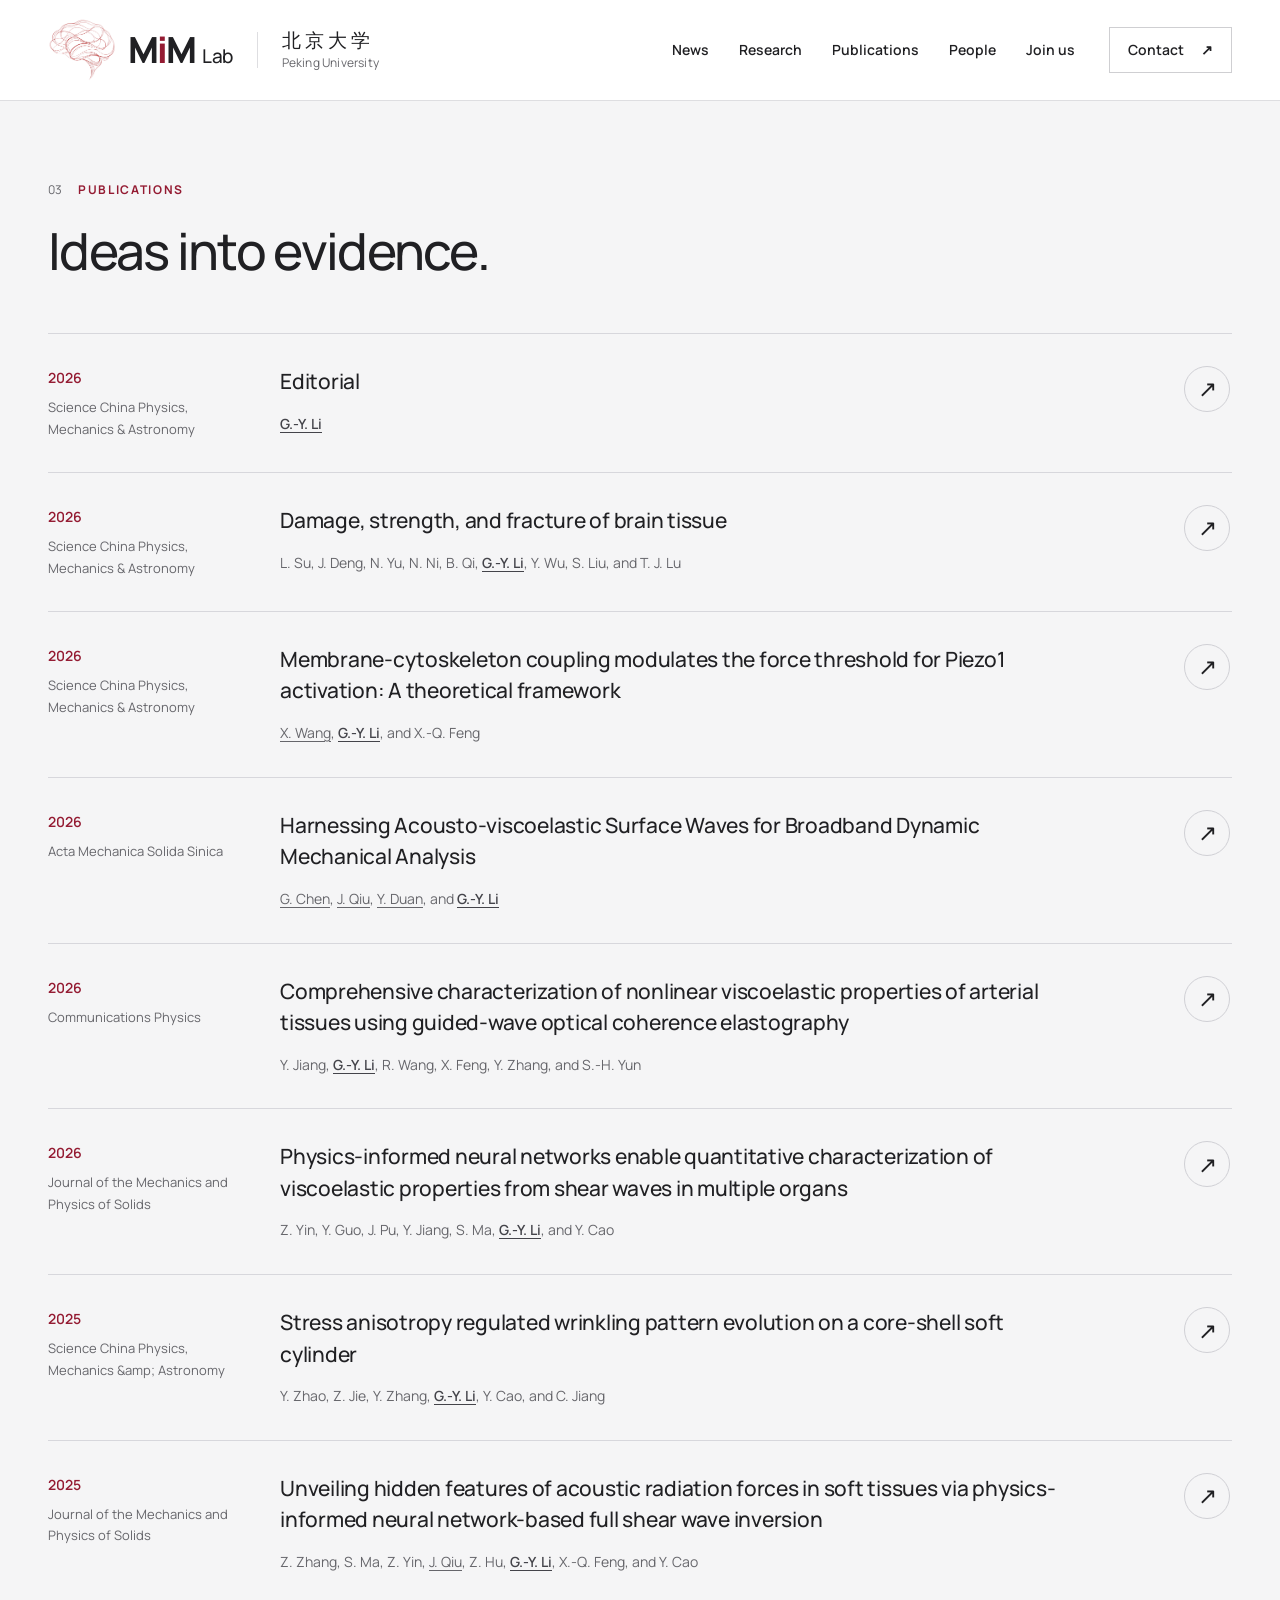
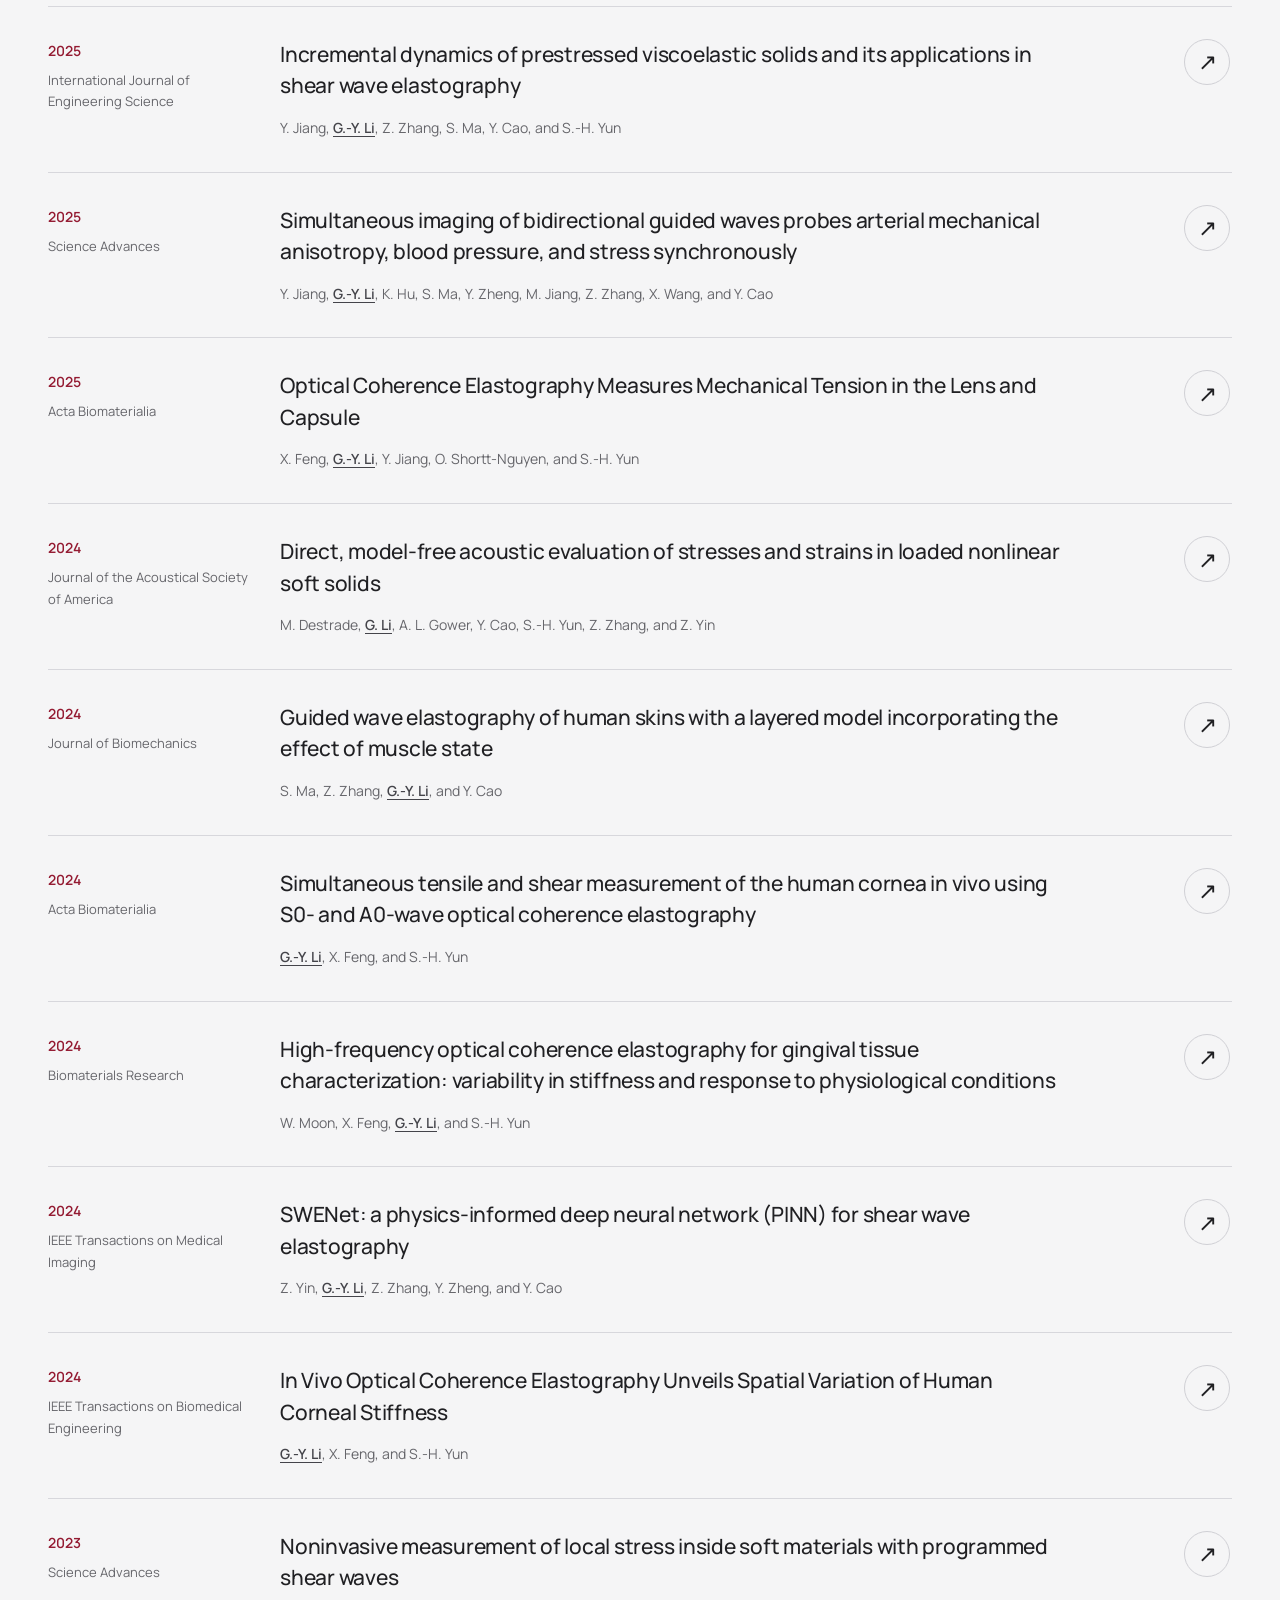
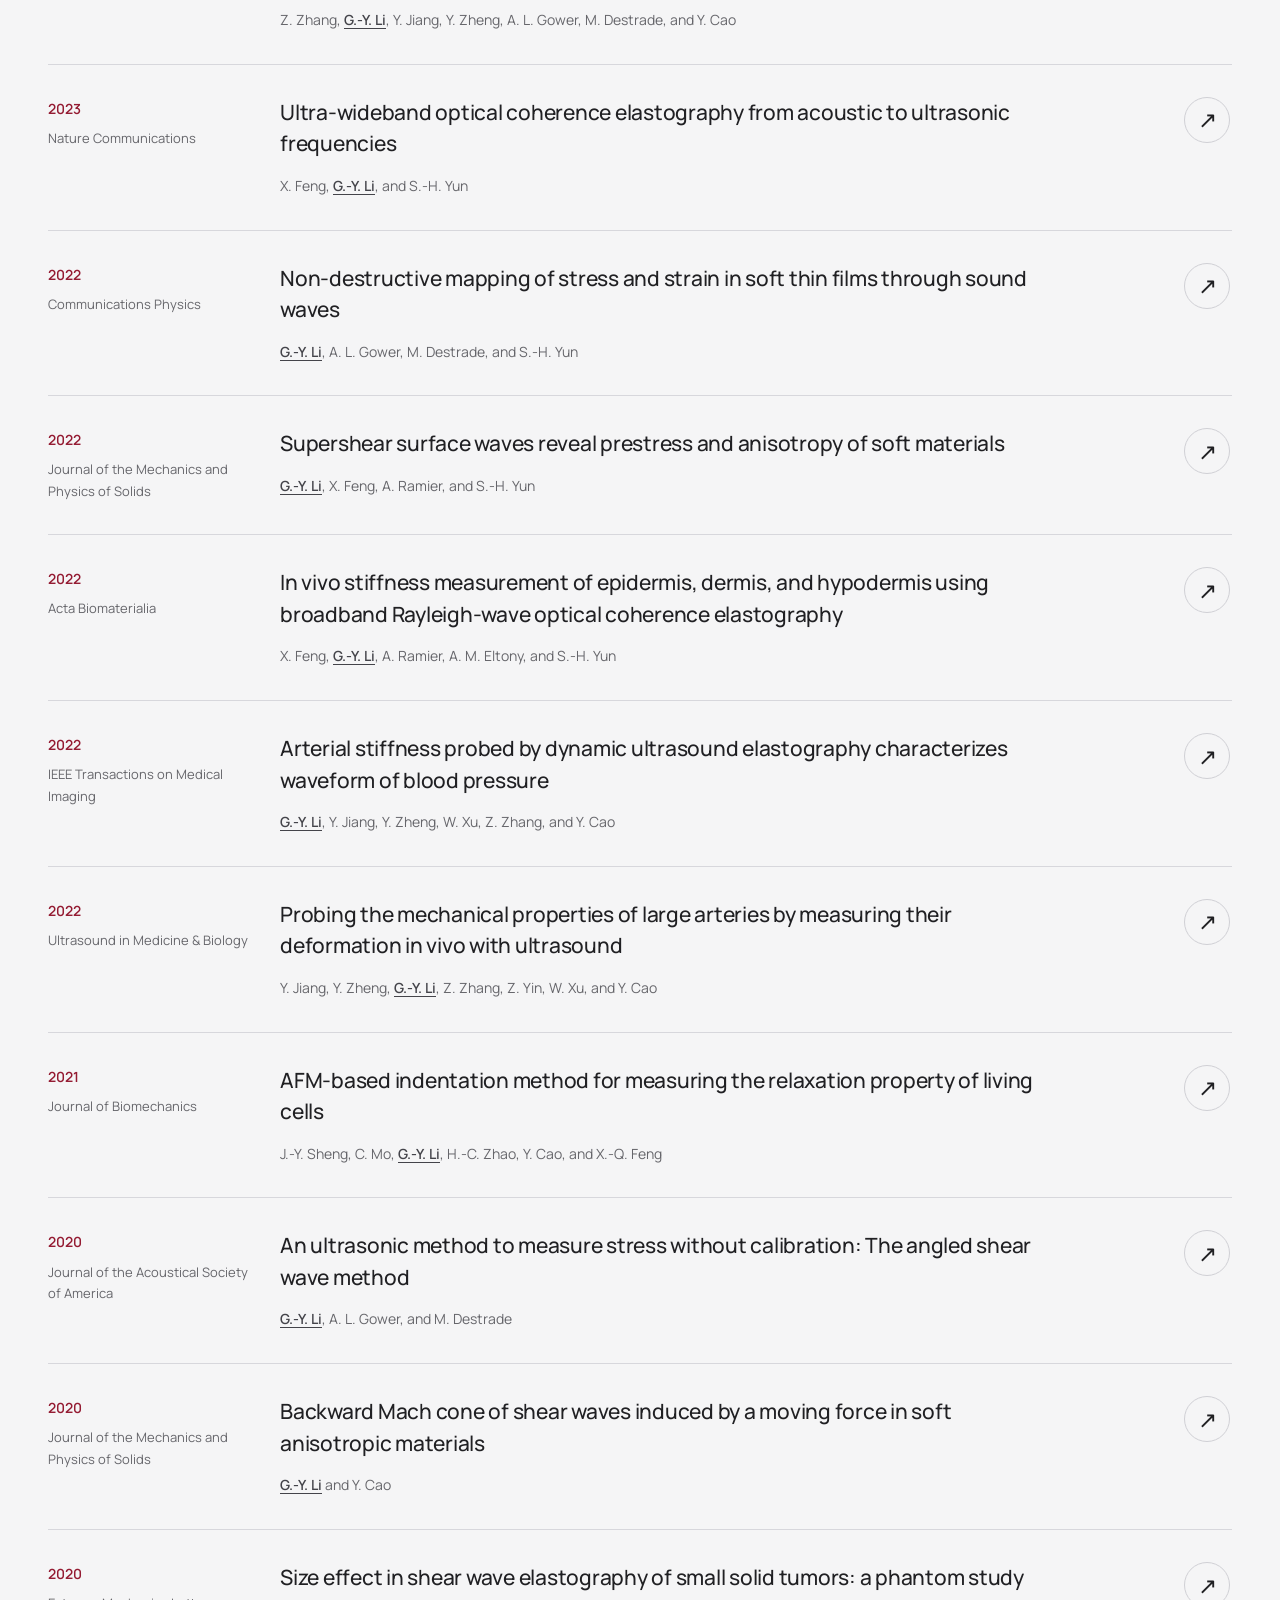
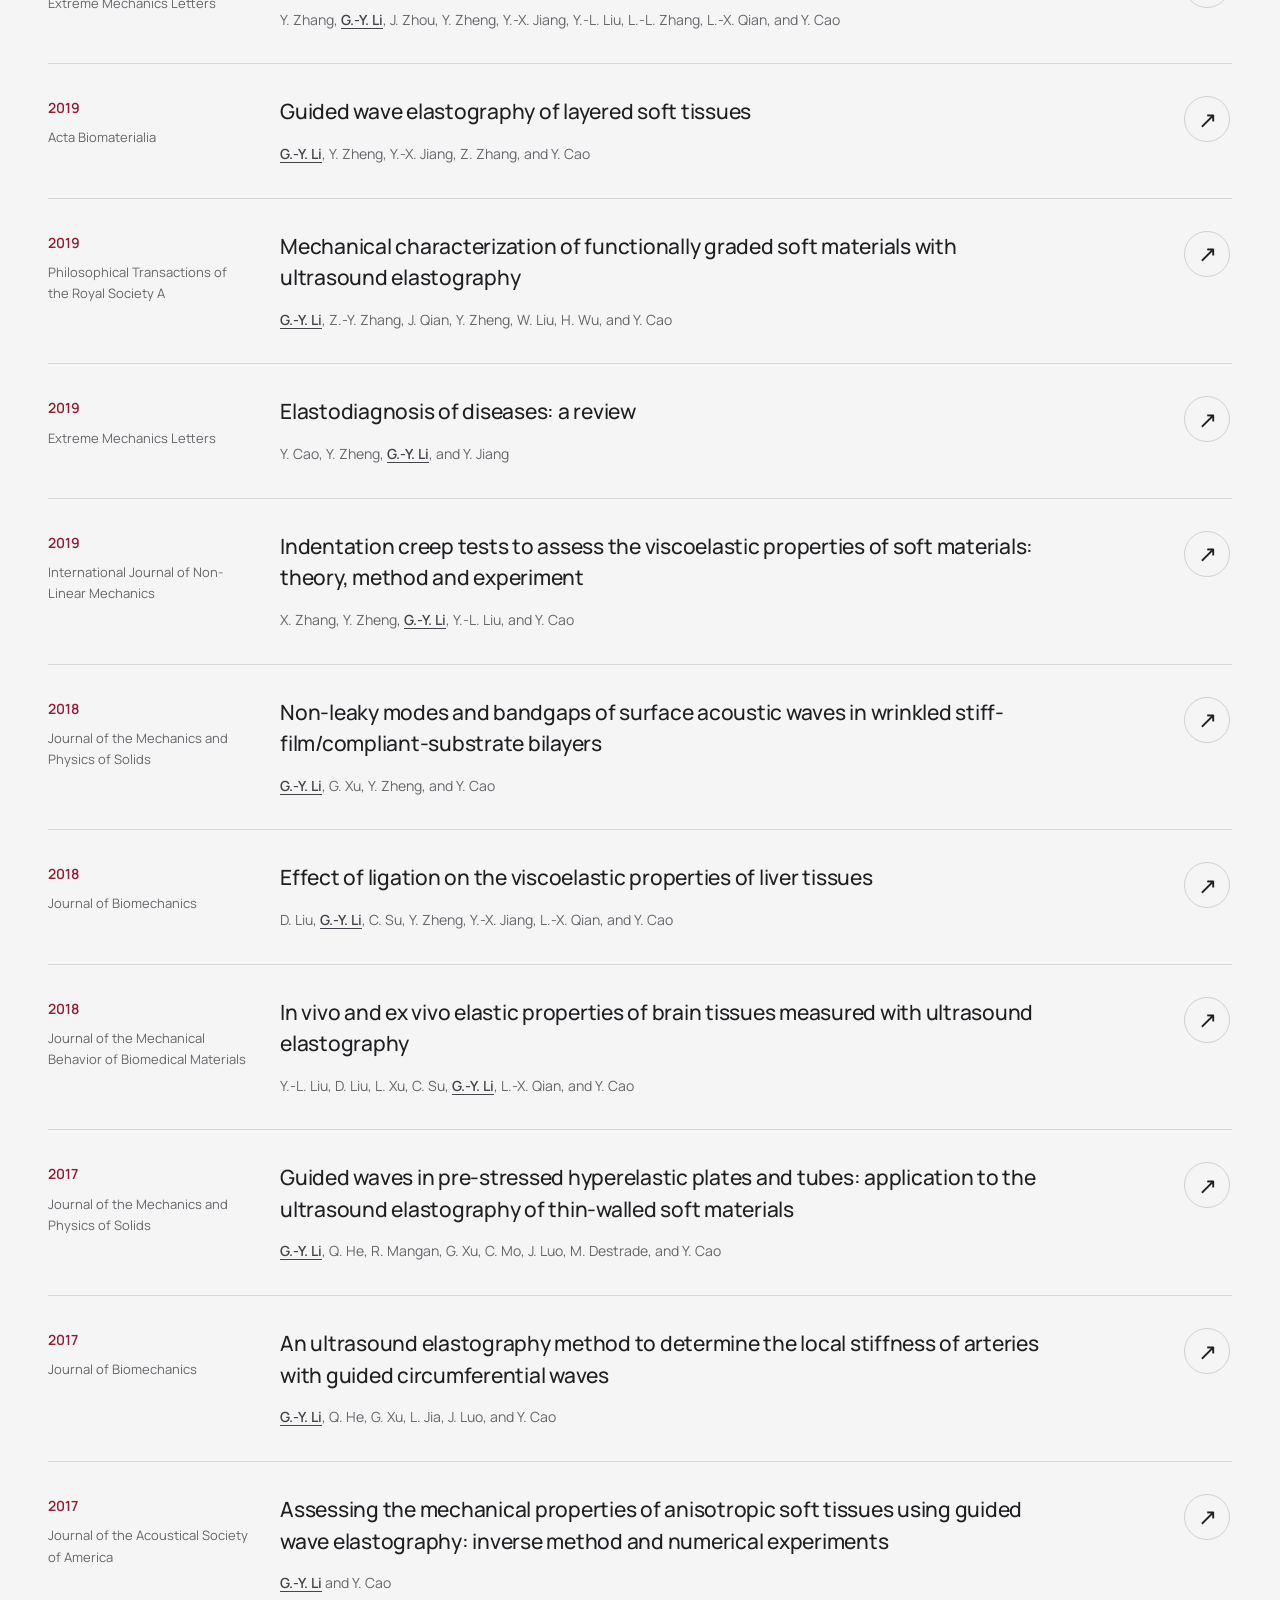
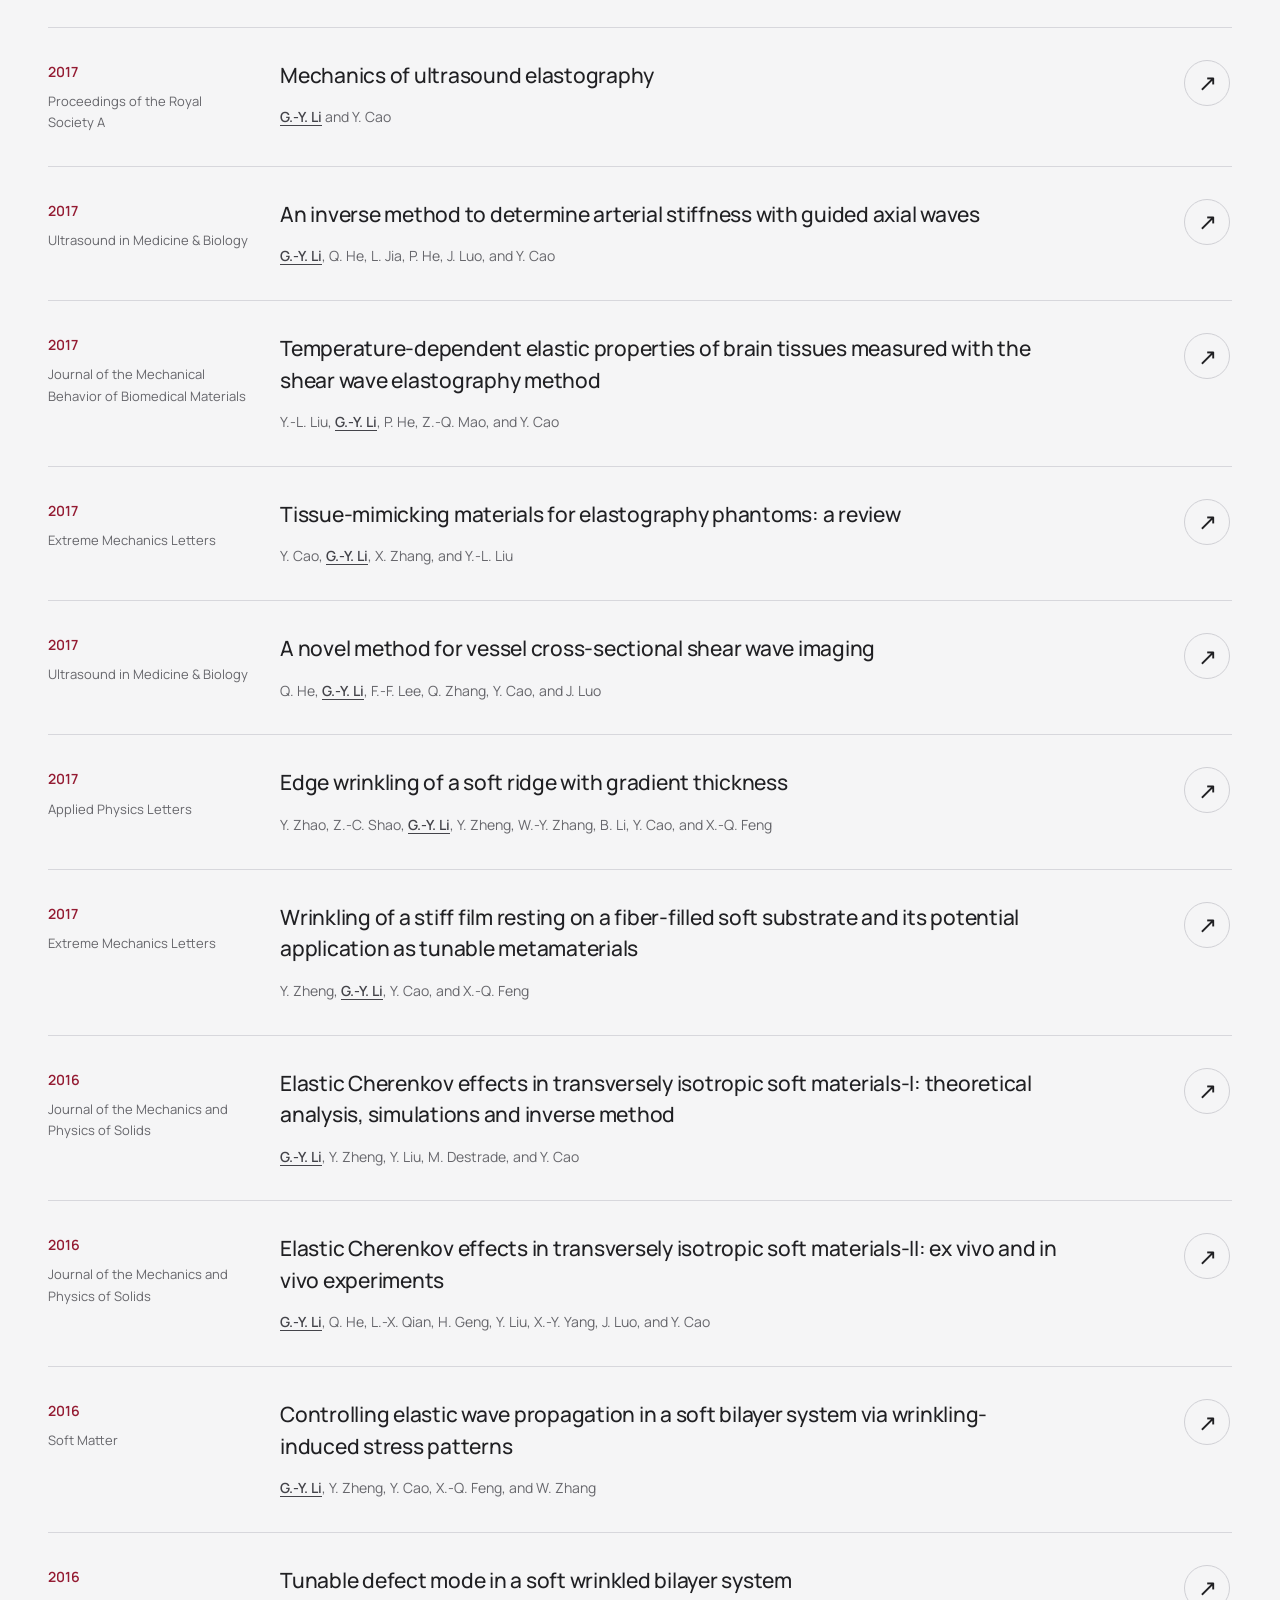
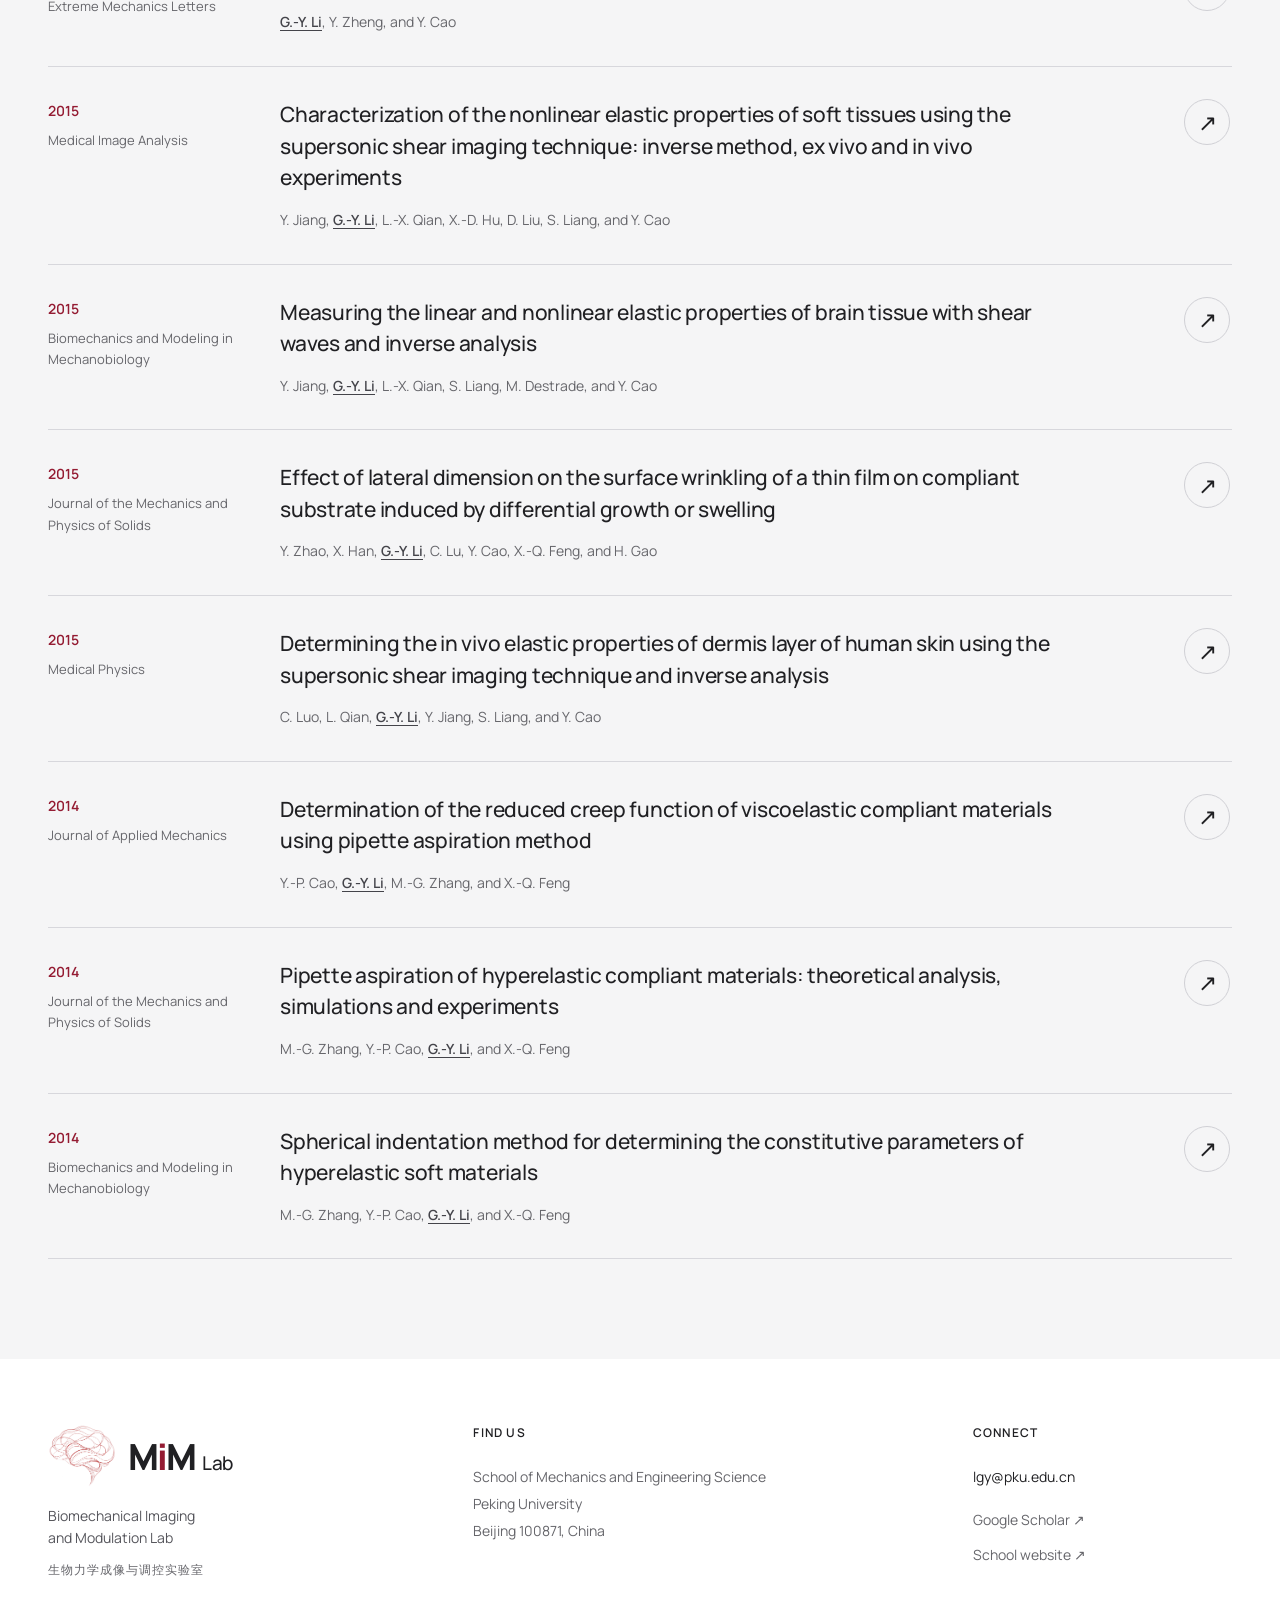
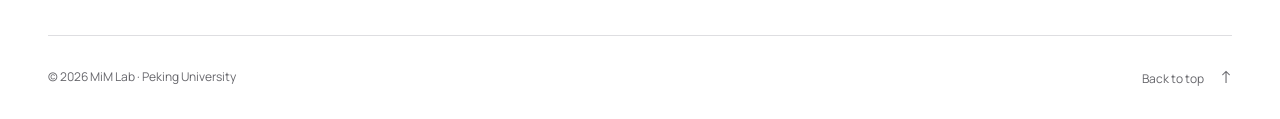
<file: publications.html>
<!doctype html>
<html lang="en">
<head>
  <meta charset="utf-8">
  <meta name="viewport" content="width=device-width, initial-scale=1">
  <meta name="theme-color" content="#941b32">
  <meta name="description" content="Selected publications from the Biomechanical Imaging and Modulation Lab at Peking University.">
  <meta property="og:title" content="Publications | MiM Lab · Peking University">
  <meta property="og:description" content="Selected publications from the Biomechanical Imaging and Modulation Lab at Peking University.">
  <meta property="og:type" content="website">
  <title>Publications | MiM Lab · Peking University</title>
  <link rel="icon" href="assets/favicon.svg" type="image/svg+xml">
  <link rel="stylesheet" href="styles.css">
  <script src="app.js" defer></script>
</head>
<body>
  <a class="skip-link" href="#main">Skip to content</a>
  <header class="site-header">
    <div class="container header-inner">
      <a class="brand" href="index.html#home" aria-label="MiM Lab home">
        <span class="brand-mark"><img class="lab-logo" src="assets/mim-lab-logo.png" alt="" width="645" height="604"><span class="wordmark">M<span>i</span>M<span class="lab-word">Lab</span></span></span>
        <span class="brand-divider" aria-hidden="true"></span>
        <span class="affiliation"><span lang="zh-CN">北京大学</span><span>Peking University</span></span>
      </a>
      <button class="menu-toggle" type="button" aria-expanded="false" aria-controls="primary-nav"><span class="menu-label">Menu</span><span class="menu-symbol" aria-hidden="true"><span></span><span></span></span></button>
      <nav id="primary-nav" class="primary-nav" aria-label="Main navigation">
        <a href="index.html#news">News</a>
        <a href="index.html#research">Research</a>
        <a href="index.html#publications">Publications</a>
        <a href="index.html#people">People</a>
        <a href="index.html#join">Join us</a>
        <a class="nav-contact" href="#contact">Contact <span aria-hidden="true">↗</span></a>
      </nav>
    </div>
  </header>

  <main id="main">
    <section id="all-publications" class="publications publications-page section" aria-labelledby="all-publications-title">
      <div class="container">
        <div class="section-heading publications-heading">
          <div><p class="eyebrow section-label"><span>03</span> Publications</p><h1 id="all-publications-title">Ideas into evidence.</h1></div>
        </div>
        <div class="publication-list">
          <article class="publication">
            <div class="publication-meta"><span class="publication-year">2026</span><span>Science China Physics, Mechanics &amp; Astronomy</span></div>
            <div class="publication-body"><h2><a href="https://link.springer.com/article/10.1007/s11433-026-3108-4" target="_blank" rel="noopener noreferrer">Editorial</a></h2><p><strong><span class="lab-author" title="Guo-Yang Li">G.-Y. Li</span></strong></p></div>
            <a class="paper-link" href="https://link.springer.com/article/10.1007/s11433-026-3108-4" target="_blank" rel="noopener noreferrer" aria-label="Read the publication"><span aria-hidden="true">↗</span></a>
          </article>
          <article class="publication">
            <div class="publication-meta"><span class="publication-year">2026</span><span>Science China Physics, Mechanics &amp; Astronomy</span></div>
            <div class="publication-body"><h2><a href="https://link.springer.com/article/10.1007/s11433-026-3101-8" target="_blank" rel="noopener noreferrer">Damage, strength, and fracture of brain tissue</a></h2><p>L. Su, J. Deng, N. Yu, N. Ni, B. Qi, <strong><span class="lab-author" title="Guo-Yang Li">G.-Y. Li</span></strong>, Y. Wu, S. Liu, and T. J. Lu</p></div>
            <a class="paper-link" href="https://link.springer.com/article/10.1007/s11433-026-3101-8" target="_blank" rel="noopener noreferrer" aria-label="Read the publication"><span aria-hidden="true">↗</span></a>
          </article>
          <article class="publication">
            <div class="publication-meta"><span class="publication-year">2026</span><span>Science China Physics, Mechanics &amp; Astronomy</span></div>
            <div class="publication-body"><h2><a href="https://link.springer.com/article/10.1007/s11433-026-3068-4" target="_blank" rel="noopener noreferrer">Membrane-cytoskeleton coupling modulates the force threshold for Piezo1 activation: A theoretical framework</a></h2><p><span class="lab-author" title="Xi Wang">X. Wang</span>, <strong><span class="lab-author" title="Guo-Yang Li">G.-Y. Li</span></strong>, and X.-Q. Feng</p></div>
            <a class="paper-link" href="https://link.springer.com/article/10.1007/s11433-026-3068-4" target="_blank" rel="noopener noreferrer" aria-label="Read the publication"><span aria-hidden="true">↗</span></a>
          </article>
          <article class="publication">
            <div class="publication-meta"><span class="publication-year">2026</span><span>Acta Mechanica Solida Sinica</span></div>
            <div class="publication-body"><h2><a href="https://link.springer.com/article/10.1007/s10338-026-00820-y" target="_blank" rel="noopener noreferrer">Harnessing Acousto-viscoelastic Surface Waves for Broadband Dynamic Mechanical Analysis</a></h2><p><span class="lab-author" title="Guilin Chen">G. Chen</span>, <span class="lab-author" title="Jing Qiu">J. Qiu</span>, <span class="lab-author" title="Yiwei Duan">Y. Duan</span>, and <strong><span class="lab-author" title="Guo-Yang Li">G.-Y. Li</span></strong></p></div>
            <a class="paper-link" href="https://link.springer.com/article/10.1007/s10338-026-00820-y" target="_blank" rel="noopener noreferrer" aria-label="Read the broadband dynamic mechanical analysis paper"><span aria-hidden="true">↗</span></a>
          </article>
          <article class="publication">
            <div class="publication-meta"><span class="publication-year">2026</span><span>Communications Physics</span></div>
            <div class="publication-body"><h2><a href="https://doi.org/10.1038/s42005-026-02502-0" target="_blank" rel="noopener noreferrer">Comprehensive characterization of nonlinear viscoelastic properties of arterial tissues using guided-wave optical coherence elastography</a></h2><p>Y. Jiang, <strong><span class="lab-author" title="Guo-Yang Li">G.-Y. Li</span></strong>, R. Wang, X. Feng, Y. Zhang, and S.-H. Yun</p></div>
            <a class="paper-link" href="https://doi.org/10.1038/s42005-026-02502-0" target="_blank" rel="noopener noreferrer" aria-label="Read the Communications Physics article"><span aria-hidden="true">↗</span></a>
          </article>
          <article class="publication">
            <div class="publication-meta"><span class="publication-year">2026</span><span>Journal of the Mechanics and Physics of Solids</span></div>
            <div class="publication-body"><h2><a href="https://doi.org/10.1016/j.jmps.2025.106500" target="_blank" rel="noopener noreferrer">Physics-informed neural networks enable quantitative characterization of viscoelastic properties from shear waves in multiple organs</a></h2><p>Z. Yin, Y. Guo, J. Pu, Y. Jiang, S. Ma, <strong><span class="lab-author" title="Guo-Yang Li">G.-Y. Li</span></strong>, and Y. Cao</p></div>
            <a class="paper-link" href="https://doi.org/10.1016/j.jmps.2025.106500" target="_blank" rel="noopener noreferrer" aria-label="Find the multiple-organ shear wave viscoelastography paper"><span aria-hidden="true">↗</span></a>
          </article>
          <article class="publication">
            <div class="publication-meta"><span class="publication-year">2025</span><span>Science China Physics, Mechanics &amp;amp; Astronomy</span></div>
            <div class="publication-body"><h2><a href="https://doi.org/10.1007/s11433-024-2517-x" target="_blank" rel="noopener noreferrer">Stress anisotropy regulated wrinkling pattern evolution on a core-shell soft cylinder</a></h2><p>Y. Zhao, Z. Jie, Y. Zhang, <strong><span class="lab-author" title="Guo-Yang Li">G.-Y. Li</span></strong>, Y. Cao, and C. Jiang</p></div>
            <a class="paper-link" href="https://doi.org/10.1007/s11433-024-2517-x" target="_blank" rel="noopener noreferrer" aria-label="Read the publication"><span aria-hidden="true">↗</span></a>
          </article>
          <article class="publication">
            <div class="publication-meta"><span class="publication-year">2025</span><span>Journal of the Mechanics and Physics of Solids</span></div>
            <div class="publication-body"><h2><a href="https://doi.org/10.1016/j.jmps.2025.106326" target="_blank" rel="noopener noreferrer">Unveiling hidden features of acoustic radiation forces in soft tissues via physics-informed neural network-based full shear wave inversion</a></h2><p>Z. Zhang, S. Ma, Z. Yin, <span class="lab-author" title="Jing Qiu">J. Qiu</span>, Z. Hu, <strong><span class="lab-author" title="Guo-Yang Li">G.-Y. Li</span></strong>, X.-Q. Feng, and Y. Cao</p></div>
            <a class="paper-link" href="https://doi.org/10.1016/j.jmps.2025.106326" target="_blank" rel="noopener noreferrer" aria-label="Read the acoustic radiation force inversion paper"><span aria-hidden="true">↗</span></a>
          </article>
          <article class="publication">
            <div class="publication-meta"><span class="publication-year">2025</span><span>International Journal of Engineering Science</span></div>
            <div class="publication-body"><h2><a href="https://doi.org/10.1016/j.ijengsci.2025.104310" target="_blank" rel="noopener noreferrer">Incremental dynamics of prestressed viscoelastic solids and its applications in shear wave elastography</a></h2><p>Y. Jiang, <strong><span class="lab-author" title="Guo-Yang Li">G.-Y. Li</span></strong>, Z. Zhang, S. Ma, Y. Cao, and S.-H. Yun</p></div>
            <a class="paper-link" href="https://doi.org/10.1016/j.ijengsci.2025.104310" target="_blank" rel="noopener noreferrer" aria-label="Read the incremental dynamics article"><span aria-hidden="true">↗</span></a>
          </article>
          <article class="publication">
            <div class="publication-meta"><span class="publication-year">2025</span><span>Science Advances</span></div>
            <div class="publication-body"><h2><a href="https://doi.org/10.1126/sciadv.adv5660" target="_blank" rel="noopener noreferrer">Simultaneous imaging of bidirectional guided waves probes arterial mechanical anisotropy, blood pressure, and stress synchronously</a></h2><p>Y. Jiang, <strong><span class="lab-author" title="Guo-Yang Li">G.-Y. Li</span></strong>, K. Hu, S. Ma, Y. Zheng, M. Jiang, Z. Zhang, X. Wang, and Y. Cao</p></div>
            <a class="paper-link" href="https://doi.org/10.1126/sciadv.adv5660" target="_blank" rel="noopener noreferrer" aria-label="Read the arterial guided waves paper"><span aria-hidden="true">↗</span></a>
          </article>
          <article class="publication">
            <div class="publication-meta"><span class="publication-year">2025</span><span>Acta Biomaterialia</span></div>
            <div class="publication-body"><h2><a href="https://doi.org/10.1016/j.actbio.2025.05.009" target="_blank" rel="noopener noreferrer">Optical Coherence Elastography Measures Mechanical Tension in the Lens and Capsule</a></h2><p>X. Feng, <strong><span class="lab-author" title="Guo-Yang Li">G.-Y. Li</span></strong>, Y. Jiang, O. Shortt-Nguyen, and S.-H. Yun</p></div>
            <a class="paper-link" href="https://doi.org/10.1016/j.actbio.2025.05.009" target="_blank" rel="noopener noreferrer" aria-label="Read the publication"><span aria-hidden="true">↗</span></a>
          </article>
          <article class="publication">
            <div class="publication-meta"><span class="publication-year">2024</span><span>Journal of the Acoustical Society of America</span></div>
            <div class="publication-body"><h2><a href="https://doi.org/10.1121/10.0027697" target="_blank" rel="noopener noreferrer">Direct, model-free acoustic evaluation of stresses and strains in loaded nonlinear soft solids</a></h2><p>M. Destrade, <strong><span class="lab-author" title="Guo-Yang Li">G. Li</span></strong>, A. L. Gower, Y. Cao, S.-H. Yun, Z. Zhang, and Z. Yin</p></div>
            <a class="paper-link" href="https://doi.org/10.1121/10.0027697" target="_blank" rel="noopener noreferrer" aria-label="Read the model-free acoustic evaluation paper"><span aria-hidden="true">↗</span></a>
          </article>
          <article class="publication">
            <div class="publication-meta"><span class="publication-year">2024</span><span>Journal of Biomechanics</span></div>
            <div class="publication-body"><h2><a href="https://doi.org/10.1016/j.jbiomech.2024.112279" target="_blank" rel="noopener noreferrer">Guided wave elastography of human skins with a layered model incorporating the effect of muscle state</a></h2><p>S. Ma, Z. Zhang, <strong><span class="lab-author" title="Guo-Yang Li">G.-Y. Li</span></strong>, and Y. Cao</p></div>
            <a class="paper-link" href="https://doi.org/10.1016/j.jbiomech.2024.112279" target="_blank" rel="noopener noreferrer" aria-label="Read the human skin guided wave elastography paper"><span aria-hidden="true">↗</span></a>
          </article>
          <article class="publication">
            <div class="publication-meta"><span class="publication-year">2024</span><span>Acta Biomaterialia</span></div>
            <div class="publication-body"><h2><a href="https://doi.org/10.1016/j.actbio.2023.12.019" target="_blank" rel="noopener noreferrer">Simultaneous tensile and shear measurement of the human cornea in vivo using S0- and A0-wave optical coherence elastography</a></h2><p><strong><span class="lab-author" title="Guo-Yang Li">G.-Y. Li</span></strong>, X. Feng, and S.-H. Yun</p></div>
            <a class="paper-link" href="https://doi.org/10.1016/j.actbio.2023.12.019" target="_blank" rel="noopener noreferrer" aria-label="Read the corneal optical coherence elastography paper"><span aria-hidden="true">↗</span></a>
          </article>
          <article class="publication">
            <div class="publication-meta"><span class="publication-year">2024</span><span>Biomaterials Research</span></div>
            <div class="publication-body"><h2><a href="https://doi.org/10.34133/bmr.0044" target="_blank" rel="noopener noreferrer">High-frequency optical coherence elastography for gingival tissue characterization: variability in stiffness and response to physiological conditions</a></h2><p>W. Moon, X. Feng, <strong><span class="lab-author" title="Guo-Yang Li">G.-Y. Li</span></strong>, and S.-H. Yun</p></div>
            <a class="paper-link" href="https://doi.org/10.34133/bmr.0044" target="_blank" rel="noopener noreferrer" aria-label="Find the gingival tissue characterization paper"><span aria-hidden="true">↗</span></a>
          </article>
          <article class="publication">
            <div class="publication-meta"><span class="publication-year">2024</span><span>IEEE Transactions on Medical Imaging</span></div>
            <div class="publication-body"><h2><a href="https://doi.org/10.1109/TMI.2023.3338178" target="_blank" rel="noopener noreferrer">SWENet: a physics-informed deep neural network (PINN) for shear wave elastography</a></h2><p>Z. Yin, <strong><span class="lab-author" title="Guo-Yang Li">G.-Y. Li</span></strong>, Z. Zhang, Y. Zheng, and Y. Cao</p></div>
            <a class="paper-link" href="https://doi.org/10.1109/TMI.2023.3338178" target="_blank" rel="noopener noreferrer" aria-label="Read the SWENet paper"><span aria-hidden="true">↗</span></a>
          </article>
          <article class="publication">
            <div class="publication-meta"><span class="publication-year">2024</span><span>IEEE Transactions on Biomedical Engineering</span></div>
            <div class="publication-body"><h2><a href="https://doi.org/10.1109/TBME.2023.3338086" target="_blank" rel="noopener noreferrer">In Vivo Optical Coherence Elastography Unveils Spatial Variation of Human Corneal Stiffness</a></h2><p><strong><span class="lab-author" title="Guo-Yang Li">G.-Y. Li</span></strong>, X. Feng, and S.-H. Yun</p></div>
            <a class="paper-link" href="https://doi.org/10.1109/TBME.2023.3338086" target="_blank" rel="noopener noreferrer" aria-label="Read the publication"><span aria-hidden="true">↗</span></a>
          </article>
          <article class="publication">
            <div class="publication-meta"><span class="publication-year">2023</span><span>Science Advances</span></div>
            <div class="publication-body"><h2><a href="https://doi.org/10.1126/sciadv.add4082" target="_blank" rel="noopener noreferrer">Noninvasive measurement of local stress inside soft materials with programmed shear waves</a></h2><p>Z. Zhang, <strong><span class="lab-author" title="Guo-Yang Li">G.-Y. Li</span></strong>, Y. Jiang, Y. Zheng, A. L. Gower, M. Destrade, and Y. Cao</p></div>
            <a class="paper-link" href="https://doi.org/10.1126/sciadv.add4082" target="_blank" rel="noopener noreferrer" aria-label="Read the programmed shear waves stress measurement paper"><span aria-hidden="true">↗</span></a>
          </article>
          <article class="publication">
            <div class="publication-meta"><span class="publication-year">2023</span><span>Nature Communications</span></div>
            <div class="publication-body"><h2><a href="https://doi.org/10.1038/s41467-023-40625-y" target="_blank" rel="noopener noreferrer">Ultra-wideband optical coherence elastography from acoustic to ultrasonic frequencies</a></h2><p>X. Feng, <strong><span class="lab-author" title="Guo-Yang Li">G.-Y. Li</span></strong>, and S.-H. Yun</p></div>
            <a class="paper-link" href="https://doi.org/10.1038/s41467-023-40625-y" target="_blank" rel="noopener noreferrer" aria-label="Read the ultra-wideband optical coherence elastography paper"><span aria-hidden="true">↗</span></a>
          </article>
          <article class="publication">
            <div class="publication-meta"><span class="publication-year">2022</span><span>Communications Physics</span></div>
            <div class="publication-body"><h2><a href="https://doi.org/10.1038/s42005-022-01000-3" target="_blank" rel="noopener noreferrer">Non-destructive mapping of stress and strain in soft thin films through sound waves</a></h2><p><strong><span class="lab-author" title="Guo-Yang Li">G.-Y. Li</span></strong>, A. L. Gower, M. Destrade, and S.-H. Yun</p></div>
            <a class="paper-link" href="https://doi.org/10.1038/s42005-022-01000-3" target="_blank" rel="noopener noreferrer" aria-label="Read the thin film stress mapping paper"><span aria-hidden="true">↗</span></a>
          </article>
          <article class="publication">
            <div class="publication-meta"><span class="publication-year">2022</span><span>Journal of the Mechanics and Physics of Solids</span></div>
            <div class="publication-body"><h2><a href="https://doi.org/10.1016/j.jmps.2022.105085" target="_blank" rel="noopener noreferrer">Supershear surface waves reveal prestress and anisotropy of soft materials</a></h2><p><strong><span class="lab-author" title="Guo-Yang Li">G.-Y. Li</span></strong>, X. Feng, A. Ramier, and S.-H. Yun</p></div>
            <a class="paper-link" href="https://doi.org/10.1016/j.jmps.2022.105085" target="_blank" rel="noopener noreferrer" aria-label="Read the supershear surface waves paper"><span aria-hidden="true">↗</span></a>
          </article>
          <article class="publication">
            <div class="publication-meta"><span class="publication-year">2022</span><span>Acta Biomaterialia</span></div>
            <div class="publication-body"><h2><a href="https://doi.org/10.1016/j.actbio.2022.04.030" target="_blank" rel="noopener noreferrer">In vivo stiffness measurement of epidermis, dermis, and hypodermis using broadband Rayleigh-wave optical coherence elastography</a></h2><p>X. Feng, <strong><span class="lab-author" title="Guo-Yang Li">G.-Y. Li</span></strong>, A. Ramier, A. M. Eltony, and S.-H. Yun</p></div>
            <a class="paper-link" href="https://doi.org/10.1016/j.actbio.2022.04.030" target="_blank" rel="noopener noreferrer" aria-label="Read the skin stiffness measurement paper"><span aria-hidden="true">↗</span></a>
          </article>
          <article class="publication">
            <div class="publication-meta"><span class="publication-year">2022</span><span>IEEE Transactions on Medical Imaging</span></div>
            <div class="publication-body"><h2><a href="https://doi.org/10.1109/TMI.2022.3141613" target="_blank" rel="noopener noreferrer">Arterial stiffness probed by dynamic ultrasound elastography characterizes waveform of blood pressure</a></h2><p><strong><span class="lab-author" title="Guo-Yang Li">G.-Y. Li</span></strong>, Y. Jiang, Y. Zheng, W. Xu, Z. Zhang, and Y. Cao</p></div>
            <a class="paper-link" href="https://doi.org/10.1109/TMI.2022.3141613" target="_blank" rel="noopener noreferrer" aria-label="Read the arterial stiffness paper"><span aria-hidden="true">↗</span></a>
          </article>
          <article class="publication">
            <div class="publication-meta"><span class="publication-year">2022</span><span>Ultrasound in Medicine &amp; Biology</span></div>
            <div class="publication-body"><h2><a href="https://doi.org/10.1016/j.ultrasmedbio.2022.01.020" target="_blank" rel="noopener noreferrer">Probing the mechanical properties of large arteries by measuring their deformation in vivo with ultrasound</a></h2><p>Y. Jiang, Y. Zheng, <strong><span class="lab-author" title="Guo-Yang Li">G.-Y. Li</span></strong>, Z. Zhang, Z. Yin, W. Xu, and Y. Cao</p></div>
            <a class="paper-link" href="https://doi.org/10.1016/j.ultrasmedbio.2022.01.020" target="_blank" rel="noopener noreferrer" aria-label="Read the large artery ultrasound paper"><span aria-hidden="true">↗</span></a>
          </article>
          <article class="publication">
            <div class="publication-meta"><span class="publication-year">2021</span><span>Journal of Biomechanics</span></div>
            <div class="publication-body"><h2><a href="https://doi.org/10.1016/j.jbiomech.2021.110444" target="_blank" rel="noopener noreferrer">AFM-based indentation method for measuring the relaxation property of living cells</a></h2><p>J.-Y. Sheng, C. Mo, <strong><span class="lab-author" title="Guo-Yang Li">G.-Y. Li</span></strong>, H.-C. Zhao, Y. Cao, and X.-Q. Feng</p></div>
            <a class="paper-link" href="https://doi.org/10.1016/j.jbiomech.2021.110444" target="_blank" rel="noopener noreferrer" aria-label="Find the AFM indentation paper"><span aria-hidden="true">↗</span></a>
          </article>
          <article class="publication">
            <div class="publication-meta"><span class="publication-year">2020</span><span>Journal of the Acoustical Society of America</span></div>
            <div class="publication-body"><h2><a href="https://doi.org/10.1121/10.0002959" target="_blank" rel="noopener noreferrer">An ultrasonic method to measure stress without calibration: The angled shear wave method</a></h2><p><strong><span class="lab-author" title="Guo-Yang Li">G.-Y. Li</span></strong>, A. L. Gower, and M. Destrade</p></div>
            <a class="paper-link" href="https://doi.org/10.1121/10.0002959" target="_blank" rel="noopener noreferrer" aria-label="Read the publication"><span aria-hidden="true">↗</span></a>
          </article>
          <article class="publication">
            <div class="publication-meta"><span class="publication-year">2020</span><span>Journal of the Mechanics and Physics of Solids</span></div>
            <div class="publication-body"><h2><a href="https://doi.org/10.1016/j.jmps.2020.103896" target="_blank" rel="noopener noreferrer">Backward Mach cone of shear waves induced by a moving force in soft anisotropic materials</a></h2><p><strong><span class="lab-author" title="Guo-Yang Li">G.-Y. Li</span></strong> and Y. Cao</p></div>
            <a class="paper-link" href="https://doi.org/10.1016/j.jmps.2020.103896" target="_blank" rel="noopener noreferrer" aria-label="Find the backward Mach cone paper"><span aria-hidden="true">↗</span></a>
          </article>
          <article class="publication">
            <div class="publication-meta"><span class="publication-year">2020</span><span>Extreme Mechanics Letters</span></div>
            <div class="publication-body"><h2><a href="https://doi.org/10.1016/j.eml.2020.100636" target="_blank" rel="noopener noreferrer">Size effect in shear wave elastography of small solid tumors: a phantom study</a></h2><p>Y. Zhang, <strong><span class="lab-author" title="Guo-Yang Li">G.-Y. Li</span></strong>, J. Zhou, Y. Zheng, Y.-X. Jiang, Y.-L. Liu, L.-L. Zhang, L.-X. Qian, and Y. Cao</p></div>
            <a class="paper-link" href="https://doi.org/10.1016/j.eml.2020.100636" target="_blank" rel="noopener noreferrer" aria-label="Find the small tumor shear wave paper"><span aria-hidden="true">↗</span></a>
          </article>
          <article class="publication">
            <div class="publication-meta"><span class="publication-year">2019</span><span>Acta Biomaterialia</span></div>
            <div class="publication-body"><h2><a href="https://doi.org/10.1016/j.actbio.2018.12.002" target="_blank" rel="noopener noreferrer">Guided wave elastography of layered soft tissues</a></h2><p><strong><span class="lab-author" title="Guo-Yang Li">G.-Y. Li</span></strong>, Y. Zheng, Y.-X. Jiang, Z. Zhang, and Y. Cao</p></div>
            <a class="paper-link" href="https://doi.org/10.1016/j.actbio.2018.12.002" target="_blank" rel="noopener noreferrer" aria-label="Read the layered soft tissue elastography paper"><span aria-hidden="true">↗</span></a>
          </article>
          <article class="publication">
            <div class="publication-meta"><span class="publication-year">2019</span><span>Philosophical Transactions of the Royal Society A</span></div>
            <div class="publication-body"><h2><a href="https://doi.org/10.1098/rsta.2018.0075" target="_blank" rel="noopener noreferrer">Mechanical characterization of functionally graded soft materials with ultrasound elastography</a></h2><p><strong><span class="lab-author" title="Guo-Yang Li">G.-Y. Li</span></strong>, Z.-Y. Zhang, J. Qian, Y. Zheng, W. Liu, H. Wu, and Y. Cao</p></div>
            <a class="paper-link" href="https://doi.org/10.1098/rsta.2018.0075" target="_blank" rel="noopener noreferrer" aria-label="Find the functionally graded soft materials paper"><span aria-hidden="true">↗</span></a>
          </article>
          <article class="publication">
            <div class="publication-meta"><span class="publication-year">2019</span><span>Extreme Mechanics Letters</span></div>
            <div class="publication-body"><h2><a href="https://doi.org/10.1016/j.eml.2019.01.009" target="_blank" rel="noopener noreferrer">Elastodiagnosis of diseases: a review</a></h2><p>Y. Cao, Y. Zheng, <strong><span class="lab-author" title="Guo-Yang Li">G.-Y. Li</span></strong>, and Y. Jiang</p></div>
            <a class="paper-link" href="https://doi.org/10.1016/j.eml.2019.01.009" target="_blank" rel="noopener noreferrer" aria-label="Find the elastodiagnosis review"><span aria-hidden="true">↗</span></a>
          </article>
          <article class="publication">
            <div class="publication-meta"><span class="publication-year">2019</span><span>International Journal of Non-Linear Mechanics</span></div>
            <div class="publication-body"><h2><a href="https://doi.org/10.1016/j.ijnonlinmec.2018.12.005" target="_blank" rel="noopener noreferrer">Indentation creep tests to assess the viscoelastic properties of soft materials: theory, method and experiment</a></h2><p>X. Zhang, Y. Zheng, <strong><span class="lab-author" title="Guo-Yang Li">G.-Y. Li</span></strong>, Y.-L. Liu, and Y. Cao</p></div>
            <a class="paper-link" href="https://doi.org/10.1016/j.ijnonlinmec.2018.12.005" target="_blank" rel="noopener noreferrer" aria-label="Find the indentation creep tests paper"><span aria-hidden="true">↗</span></a>
          </article>
          <article class="publication">
            <div class="publication-meta"><span class="publication-year">2018</span><span>Journal of the Mechanics and Physics of Solids</span></div>
            <div class="publication-body"><h2><a href="https://doi.org/10.1016/j.jmps.2017.11.024" target="_blank" rel="noopener noreferrer">Non-leaky modes and bandgaps of surface acoustic waves in wrinkled stiff-film/compliant-substrate bilayers</a></h2><p><strong><span class="lab-author" title="Guo-Yang Li">G.-Y. Li</span></strong>, G. Xu, Y. Zheng, and Y. Cao</p></div>
            <a class="paper-link" href="https://doi.org/10.1016/j.jmps.2017.11.024" target="_blank" rel="noopener noreferrer" aria-label="Find the wrinkled bilayer acoustic waves paper"><span aria-hidden="true">↗</span></a>
          </article>
          <article class="publication">
            <div class="publication-meta"><span class="publication-year">2018</span><span>Journal of Biomechanics</span></div>
            <div class="publication-body"><h2><a href="https://doi.org/10.1016/j.jbiomech.2018.05.018" target="_blank" rel="noopener noreferrer">Effect of ligation on the viscoelastic properties of liver tissues</a></h2><p>D. Liu, <strong><span class="lab-author" title="Guo-Yang Li">G.-Y. Li</span></strong>, C. Su, Y. Zheng, Y.-X. Jiang, L.-X. Qian, and Y. Cao</p></div>
            <a class="paper-link" href="https://doi.org/10.1016/j.jbiomech.2018.05.018" target="_blank" rel="noopener noreferrer" aria-label="Find the liver tissue viscoelasticity paper"><span aria-hidden="true">↗</span></a>
          </article>
          <article class="publication">
            <div class="publication-meta"><span class="publication-year">2018</span><span>Journal of the Mechanical Behavior of Biomedical Materials</span></div>
            <div class="publication-body"><h2><a href="https://doi.org/10.1016/j.jmbbm.2018.04.017" target="_blank" rel="noopener noreferrer">In vivo and ex vivo elastic properties of brain tissues measured with ultrasound elastography</a></h2><p>Y.-L. Liu, D. Liu, L. Xu, C. Su, <strong><span class="lab-author" title="Guo-Yang Li">G.-Y. Li</span></strong>, L.-X. Qian, and Y. Cao</p></div>
            <a class="paper-link" href="https://doi.org/10.1016/j.jmbbm.2018.04.017" target="_blank" rel="noopener noreferrer" aria-label="Read the brain tissue elastography paper"><span aria-hidden="true">↗</span></a>
          </article>
          <article class="publication">
            <div class="publication-meta"><span class="publication-year">2017</span><span>Journal of the Mechanics and Physics of Solids</span></div>
            <div class="publication-body"><h2><a href="https://doi.org/10.1016/j.jmps.2017.02.008" target="_blank" rel="noopener noreferrer">Guided waves in pre-stressed hyperelastic plates and tubes: application to the ultrasound elastography of thin-walled soft materials</a></h2><p><strong><span class="lab-author" title="Guo-Yang Li">G.-Y. Li</span></strong>, Q. He, R. Mangan, G. Xu, C. Mo, J. Luo, M. Destrade, and Y. Cao</p></div>
            <a class="paper-link" href="https://doi.org/10.1016/j.jmps.2017.02.008" target="_blank" rel="noopener noreferrer" aria-label="Read the prestressed hyperelastic guided waves paper"><span aria-hidden="true">↗</span></a>
          </article>
          <article class="publication">
            <div class="publication-meta"><span class="publication-year">2017</span><span>Journal of Biomechanics</span></div>
            <div class="publication-body"><h2><a href="https://doi.org/10.1016/j.jbiomech.2016.12.006" target="_blank" rel="noopener noreferrer">An ultrasound elastography method to determine the local stiffness of arteries with guided circumferential waves</a></h2><p><strong><span class="lab-author" title="Guo-Yang Li">G.-Y. Li</span></strong>, Q. He, G. Xu, L. Jia, J. Luo, and Y. Cao</p></div>
            <a class="paper-link" href="https://doi.org/10.1016/j.jbiomech.2016.12.006" target="_blank" rel="noopener noreferrer" aria-label="Read the guided circumferential waves paper"><span aria-hidden="true">↗</span></a>
          </article>
          <article class="publication">
            <div class="publication-meta"><span class="publication-year">2017</span><span>Journal of the Acoustical Society of America</span></div>
            <div class="publication-body"><h2><a href="https://doi.org/10.1121/1.5002685" target="_blank" rel="noopener noreferrer">Assessing the mechanical properties of anisotropic soft tissues using guided wave elastography: inverse method and numerical experiments</a></h2><p><strong><span class="lab-author" title="Guo-Yang Li">G.-Y. Li</span></strong> and Y. Cao</p></div>
            <a class="paper-link" href="https://doi.org/10.1121/1.5002685" target="_blank" rel="noopener noreferrer" aria-label="Find the anisotropic soft tissue elastography paper"><span aria-hidden="true">↗</span></a>
          </article>
          <article class="publication">
            <div class="publication-meta"><span class="publication-year">2017</span><span>Proceedings of the Royal Society A</span></div>
            <div class="publication-body"><h2><a href="https://doi.org/10.1098/rspa.2016.0841" target="_blank" rel="noopener noreferrer">Mechanics of ultrasound elastography</a></h2><p><strong><span class="lab-author" title="Guo-Yang Li">G.-Y. Li</span></strong> and Y. Cao</p></div>
            <a class="paper-link" href="https://doi.org/10.1098/rspa.2016.0841" target="_blank" rel="noopener noreferrer" aria-label="Read the mechanics of ultrasound elastography review"><span aria-hidden="true">↗</span></a>
          </article>
          <article class="publication">
            <div class="publication-meta"><span class="publication-year">2017</span><span>Ultrasound in Medicine &amp; Biology</span></div>
            <div class="publication-body"><h2><a href="https://doi.org/10.1016/j.ultrasmedbio.2016.10.006" target="_blank" rel="noopener noreferrer">An inverse method to determine arterial stiffness with guided axial waves</a></h2><p><strong><span class="lab-author" title="Guo-Yang Li">G.-Y. Li</span></strong>, Q. He, L. Jia, P. He, J. Luo, and Y. Cao</p></div>
            <a class="paper-link" href="https://doi.org/10.1016/j.ultrasmedbio.2016.10.006" target="_blank" rel="noopener noreferrer" aria-label="Read the guided axial waves paper"><span aria-hidden="true">↗</span></a>
          </article>
          <article class="publication">
            <div class="publication-meta"><span class="publication-year">2017</span><span>Journal of the Mechanical Behavior of Biomedical Materials</span></div>
            <div class="publication-body"><h2><a href="https://doi.org/10.1016/j.jmbbm.2016.09.026" target="_blank" rel="noopener noreferrer">Temperature-dependent elastic properties of brain tissues measured with the shear wave elastography method</a></h2><p>Y.-L. Liu, <strong><span class="lab-author" title="Guo-Yang Li">G.-Y. Li</span></strong>, P. He, Z.-Q. Mao, and Y. Cao</p></div>
            <a class="paper-link" href="https://doi.org/10.1016/j.jmbbm.2016.09.026" target="_blank" rel="noopener noreferrer" aria-label="Find the temperature-dependent brain tissue paper"><span aria-hidden="true">↗</span></a>
          </article>
          <article class="publication">
            <div class="publication-meta"><span class="publication-year">2017</span><span>Extreme Mechanics Letters</span></div>
            <div class="publication-body"><h2><a href="https://doi.org/10.1016/j.eml.2017.09.009" target="_blank" rel="noopener noreferrer">Tissue-mimicking materials for elastography phantoms: a review</a></h2><p>Y. Cao, <strong><span class="lab-author" title="Guo-Yang Li">G.-Y. Li</span></strong>, X. Zhang, and Y.-L. Liu</p></div>
            <a class="paper-link" href="https://doi.org/10.1016/j.eml.2017.09.009" target="_blank" rel="noopener noreferrer" aria-label="Find the elastography phantom materials review"><span aria-hidden="true">↗</span></a>
          </article>
          <article class="publication">
            <div class="publication-meta"><span class="publication-year">2017</span><span>Ultrasound in Medicine &amp; Biology</span></div>
            <div class="publication-body"><h2><a href="https://doi.org/10.1016/j.ultrasmedbio.2017.03.001" target="_blank" rel="noopener noreferrer">A novel method for vessel cross-sectional shear wave imaging</a></h2><p>Q. He, <strong><span class="lab-author" title="Guo-Yang Li">G.-Y. Li</span></strong>, F.-F. Lee, Q. Zhang, Y. Cao, and J. Luo</p></div>
            <a class="paper-link" href="https://doi.org/10.1016/j.ultrasmedbio.2017.03.001" target="_blank" rel="noopener noreferrer" aria-label="Find the vessel cross-sectional shear wave imaging paper"><span aria-hidden="true">↗</span></a>
          </article>
          <article class="publication">
            <div class="publication-meta"><span class="publication-year">2017</span><span>Applied Physics Letters</span></div>
            <div class="publication-body"><h2><a href="https://doi.org/10.1063/1.4985009" target="_blank" rel="noopener noreferrer">Edge wrinkling of a soft ridge with gradient thickness</a></h2><p>Y. Zhao, Z.-C. Shao, <strong><span class="lab-author" title="Guo-Yang Li">G.-Y. Li</span></strong>, Y. Zheng, W.-Y. Zhang, B. Li, Y. Cao, and X.-Q. Feng</p></div>
            <a class="paper-link" href="https://doi.org/10.1063/1.4985009" target="_blank" rel="noopener noreferrer" aria-label="Find the soft ridge edge wrinkling paper"><span aria-hidden="true">↗</span></a>
          </article>
          <article class="publication">
            <div class="publication-meta"><span class="publication-year">2017</span><span>Extreme Mechanics Letters</span></div>
            <div class="publication-body"><h2><a href="https://doi.org/10.1016/j.eml.2016.12.002" target="_blank" rel="noopener noreferrer">Wrinkling of a stiff film resting on a fiber-filled soft substrate and its potential application as tunable metamaterials</a></h2><p>Y. Zheng, <strong><span class="lab-author" title="Guo-Yang Li">G.-Y. Li</span></strong>, Y. Cao, and X.-Q. Feng</p></div>
            <a class="paper-link" href="https://doi.org/10.1016/j.eml.2016.12.002" target="_blank" rel="noopener noreferrer" aria-label="Find the fiber-filled soft substrate paper"><span aria-hidden="true">↗</span></a>
          </article>
          <article class="publication">
            <div class="publication-meta"><span class="publication-year">2016</span><span>Journal of the Mechanics and Physics of Solids</span></div>
            <div class="publication-body"><h2><a href="https://doi.org/10.1016/j.jmps.2016.05.023" target="_blank" rel="noopener noreferrer">Elastic Cherenkov effects in transversely isotropic soft materials-I: theoretical analysis, simulations and inverse method</a></h2><p><strong><span class="lab-author" title="Guo-Yang Li">G.-Y. Li</span></strong>, Y. Zheng, Y. Liu, M. Destrade, and Y. Cao</p></div>
            <a class="paper-link" href="https://doi.org/10.1016/j.jmps.2016.05.023" target="_blank" rel="noopener noreferrer" aria-label="Find the first elastic Cherenkov effects paper"><span aria-hidden="true">↗</span></a>
          </article>
          <article class="publication">
            <div class="publication-meta"><span class="publication-year">2016</span><span>Journal of the Mechanics and Physics of Solids</span></div>
            <div class="publication-body"><h2><a href="https://doi.org/10.1016/j.jmps.2016.04.028" target="_blank" rel="noopener noreferrer">Elastic Cherenkov effects in transversely isotropic soft materials-II: ex vivo and in vivo experiments</a></h2><p><strong><span class="lab-author" title="Guo-Yang Li">G.-Y. Li</span></strong>, Q. He, L.-X. Qian, H. Geng, Y. Liu, X.-Y. Yang, J. Luo, and Y. Cao</p></div>
            <a class="paper-link" href="https://doi.org/10.1016/j.jmps.2016.04.028" target="_blank" rel="noopener noreferrer" aria-label="Find the second elastic Cherenkov effects paper"><span aria-hidden="true">↗</span></a>
          </article>
          <article class="publication">
            <div class="publication-meta"><span class="publication-year">2016</span><span>Soft Matter</span></div>
            <div class="publication-body"><h2><a href="https://doi.org/10.1039/c6sm00265j" target="_blank" rel="noopener noreferrer">Controlling elastic wave propagation in a soft bilayer system via wrinkling-induced stress patterns</a></h2><p><strong><span class="lab-author" title="Guo-Yang Li">G.-Y. Li</span></strong>, Y. Zheng, Y. Cao, X.-Q. Feng, and W. Zhang</p></div>
            <a class="paper-link" href="https://doi.org/10.1039/c6sm00265j" target="_blank" rel="noopener noreferrer" aria-label="Find the soft bilayer elastic wave paper"><span aria-hidden="true">↗</span></a>
          </article>
          <article class="publication">
            <div class="publication-meta"><span class="publication-year">2016</span><span>Extreme Mechanics Letters</span></div>
            <div class="publication-body"><h2><a href="https://doi.org/10.1016/j.eml.2016.06.005" target="_blank" rel="noopener noreferrer">Tunable defect mode in a soft wrinkled bilayer system</a></h2><p><strong><span class="lab-author" title="Guo-Yang Li">G.-Y. Li</span></strong>, Y. Zheng, and Y. Cao</p></div>
            <a class="paper-link" href="https://doi.org/10.1016/j.eml.2016.06.005" target="_blank" rel="noopener noreferrer" aria-label="Find the tunable defect mode paper"><span aria-hidden="true">↗</span></a>
          </article>
          <article class="publication">
            <div class="publication-meta"><span class="publication-year">2015</span><span>Medical Image Analysis</span></div>
            <div class="publication-body"><h2><a href="https://doi.org/10.1016/j.media.2014.10.010" target="_blank" rel="noopener noreferrer">Characterization of the nonlinear elastic properties of soft tissues using the supersonic shear imaging technique: inverse method, ex vivo and in vivo experiments</a></h2><p>Y. Jiang, <strong><span class="lab-author" title="Guo-Yang Li">G.-Y. Li</span></strong>, L.-X. Qian, X.-D. Hu, D. Liu, S. Liang, and Y. Cao</p></div>
            <a class="paper-link" href="https://doi.org/10.1016/j.media.2014.10.010" target="_blank" rel="noopener noreferrer" aria-label="Find the supersonic shear imaging paper"><span aria-hidden="true">↗</span></a>
          </article>
          <article class="publication">
            <div class="publication-meta"><span class="publication-year">2015</span><span>Biomechanics and Modeling in Mechanobiology</span></div>
            <div class="publication-body"><h2><a href="https://doi.org/10.1007/s10237-015-0658-0" target="_blank" rel="noopener noreferrer">Measuring the linear and nonlinear elastic properties of brain tissue with shear waves and inverse analysis</a></h2><p>Y. Jiang, <strong><span class="lab-author" title="Guo-Yang Li">G.-Y. Li</span></strong>, L.-X. Qian, S. Liang, M. Destrade, and Y. Cao</p></div>
            <a class="paper-link" href="https://doi.org/10.1007/s10237-015-0658-0" target="_blank" rel="noopener noreferrer" aria-label="Find the brain tissue shear waves paper"><span aria-hidden="true">↗</span></a>
          </article>
          <article class="publication">
            <div class="publication-meta"><span class="publication-year">2015</span><span>Journal of the Mechanics and Physics of Solids</span></div>
            <div class="publication-body"><h2><a href="https://doi.org/10.1016/j.jmps.2015.06.003" target="_blank" rel="noopener noreferrer">Effect of lateral dimension on the surface wrinkling of a thin film on compliant substrate induced by differential growth or swelling</a></h2><p>Y. Zhao, X. Han, <strong><span class="lab-author" title="Guo-Yang Li">G.-Y. Li</span></strong>, C. Lu, Y. Cao, X.-Q. Feng, and H. Gao</p></div>
            <a class="paper-link" href="https://doi.org/10.1016/j.jmps.2015.06.003" target="_blank" rel="noopener noreferrer" aria-label="Find the thin film surface wrinkling paper"><span aria-hidden="true">↗</span></a>
          </article>
          <article class="publication">
            <div class="publication-meta"><span class="publication-year">2015</span><span>Medical Physics</span></div>
            <div class="publication-body"><h2><a href="https://doi.org/10.1118/1.4922133" target="_blank" rel="noopener noreferrer">Determining the in vivo elastic properties of dermis layer of human skin using the supersonic shear imaging technique and inverse analysis</a></h2><p>C. Luo, L. Qian, <strong><span class="lab-author" title="Guo-Yang Li">G.-Y. Li</span></strong>, Y. Jiang, S. Liang, and Y. Cao</p></div>
            <a class="paper-link" href="https://doi.org/10.1118/1.4922133" target="_blank" rel="noopener noreferrer" aria-label="Read the dermis elasticity paper"><span aria-hidden="true">↗</span></a>
          </article>
          <article class="publication">
            <div class="publication-meta"><span class="publication-year">2014</span><span>Journal of Applied Mechanics</span></div>
            <div class="publication-body"><h2><a href="https://doi.org/10.1115/1.4027159" target="_blank" rel="noopener noreferrer">Determination of the reduced creep function of viscoelastic compliant materials using pipette aspiration method</a></h2><p>Y.-P. Cao, <strong><span class="lab-author" title="Guo-Yang Li">G.-Y. Li</span></strong>, M.-G. Zhang, and X.-Q. Feng</p></div>
            <a class="paper-link" href="https://doi.org/10.1115/1.4027159" target="_blank" rel="noopener noreferrer" aria-label="Find the reduced creep function paper"><span aria-hidden="true">↗</span></a>
          </article>
          <article class="publication">
            <div class="publication-meta"><span class="publication-year">2014</span><span>Journal of the Mechanics and Physics of Solids</span></div>
            <div class="publication-body"><h2><a href="https://doi.org/10.1016/j.jmps.2014.03.012" target="_blank" rel="noopener noreferrer">Pipette aspiration of hyperelastic compliant materials: theoretical analysis, simulations and experiments</a></h2><p>M.-G. Zhang, Y.-P. Cao, <strong><span class="lab-author" title="Guo-Yang Li">G.-Y. Li</span></strong>, and X.-Q. Feng</p></div>
            <a class="paper-link" href="https://doi.org/10.1016/j.jmps.2014.03.012" target="_blank" rel="noopener noreferrer" aria-label="Find the pipette aspiration paper"><span aria-hidden="true">↗</span></a>
          </article>
          <article class="publication">
            <div class="publication-meta"><span class="publication-year">2014</span><span>Biomechanics and Modeling in Mechanobiology</span></div>
            <div class="publication-body"><h2><a href="https://doi.org/10.1007/s10237-013-0481-4" target="_blank" rel="noopener noreferrer">Spherical indentation method for determining the constitutive parameters of hyperelastic soft materials</a></h2><p>M.-G. Zhang, Y.-P. Cao, <strong><span class="lab-author" title="Guo-Yang Li">G.-Y. Li</span></strong>, and X.-Q. Feng</p></div>
            <a class="paper-link" href="https://doi.org/10.1007/s10237-013-0481-4" target="_blank" rel="noopener noreferrer" aria-label="Find the spherical indentation paper"><span aria-hidden="true">↗</span></a>
          </article>
        </div>
      </div>
    </section>
  </main>

  <footer id="contact" class="site-footer">
    <div class="container">
      <div class="footer-main">
        <div class="footer-identity"><a class="footer-brand" href="index.html#home" aria-label="Back to MiM Lab home"><img class="lab-logo" src="assets/mim-lab-logo.png" alt="" width="645" height="604" loading="lazy"><span class="wordmark">M<span>i</span>M<span class="lab-word">Lab</span></span></a><p>Biomechanical Imaging<br>and Modulation Lab</p><span lang="zh-CN">生物力学成像与调控实验室</span></div>
        <div><h2>Find us</h2><address>School of Mechanics and Engineering Science<br>Peking University<br>Beijing 100871, China</address></div>
        <div><h2>Connect</h2><a class="footer-email" href="mailto:lgy@pku.edu.cn">lgy@pku.edu.cn</a><a href="https://scholar.google.com/citations?hl=en&amp;user=QtkQ_qQAAAAJ" target="_blank" rel="noopener noreferrer">Google Scholar <span aria-hidden="true">↗</span></a><a href="https://mech.pku.edu.cn/" target="_blank" rel="noopener noreferrer">School website <span aria-hidden="true">↗</span></a></div>
      </div>
      <div class="footer-bottom"><p>© 2026 MiM Lab · Peking University</p><a href="#all-publications">Back to top <span aria-hidden="true">↑</span></a></div>
    </div>
  </footer>
</body>
</html>
</file>
<file: styles.css>
@font-face{font-family:Manrope;src:url('assets/manrope-latin.woff2') format('woff2');font-style:normal;font-weight:400 800;font-display:swap}
:root{--ink:#202023;--muted:#66666b;--red:#941b32;--red-dark:#791328;--line:#dedee1;--paper:#fff;--soft:#f5f5f6;--serif:Georgia,'Times New Roman',serif;--sans:Manrope,Arial,'Helvetica Neue','Microsoft YaHei',sans-serif;--width:1280px;--gutter:48px}
*{box-sizing:border-box}
html{scroll-behavior:smooth;scroll-padding-top:112px}
body{margin:0;background:var(--paper);color:var(--ink);font-family:var(--sans);font-size:16px;line-height:1.7;-webkit-font-smoothing:antialiased}
em,i{font-style:normal}
body,button,a{-webkit-tap-highlight-color:transparent}
a{color:inherit;text-decoration:none}
button{font:inherit;color:inherit}
img{max-width:100%;height:auto;display:block}
h1,h2,h3,h4,p,figure{margin:0}
a,button{touch-action:manipulation}
a:focus-visible,button:focus-visible{outline:3px solid #ba4c65;outline-offset:6px}
::selection{background:#ead1d7;color:#511123}
.container{width:min(var(--width),calc(100% - var(--gutter)*2));margin-inline:auto}
.skip-link{position:fixed;z-index:100;left:16px;top:12px;padding:10px 20px;background:var(--ink);color:white;transform:translateY(-160%)}
.skip-link:focus{transform:none}
.site-header{position:sticky;top:0;z-index:20;border-bottom:1px solid var(--line);background:rgba(255,255,255,.97)}
.header-inner{min-height:100px;display:flex;align-items:center;justify-content:space-between;gap:30px}
.brand{display:inline-flex;align-items:center;gap:24px;flex-shrink:0}
.brand-mark,.footer-brand{display:inline-flex;align-items:center;gap:12px;vertical-align:middle}
.lab-logo{width:68px;height:auto;flex-shrink:0}
.wordmark{display:inline-block;font-size:36px;font-weight:800;line-height:1.2;letter-spacing:-2px;white-space:nowrap}
.wordmark>span:not(.lab-word){color:var(--red)}
.wordmark .lab-word{font-size:19px;font-weight:500;letter-spacing:-.5px;margin-left:7px}
.brand-divider{height:36px;width:1px;background:var(--line)}
.affiliation{display:flex;flex-direction:column;line-height:1.4}
.affiliation span:first-child{font-family:var(--serif);font-size:19px;letter-spacing:4px}
.affiliation span:last-child{font-size:12px;color:var(--muted);letter-spacing:.2px}
.primary-nav{display:flex;align-items:center;gap:30px;font-size:14px;font-weight:600}
.primary-nav>a{position:relative;padding:10px 0;white-space:nowrap}
.primary-nav>a:not(.nav-contact)::after{content:'';position:absolute;height:2px;background:var(--red);left:0;right:0;bottom:3px;transform:scaleX(0);transform-origin:left;transition:transform .2s}
.primary-nav>a:hover::after,.primary-nav>a[aria-current='location']::after,.primary-nav>a[aria-current='page']::after{transform:scaleX(1)}
.primary-nav .nav-contact{border:1px solid #cfcfd2;padding:10px 18px;margin-left:4px}
.nav-contact span{margin-left:14px}
.nav-contact:hover{border-color:var(--red);color:var(--red)}
.menu-toggle{display:none}
.hero{display:grid;grid-template-columns:1.06fr 1fr;align-items:center;gap:36px;padding-block:60px 54px}
.eyebrow{font-size:12px;font-weight:700;letter-spacing:1.65px;text-transform:uppercase;color:var(--red);line-height:1.55}
.hero h1{font-size:clamp(46px,4.85vw,72px);line-height:1.11;font-weight:500;letter-spacing:-2.7px;margin-top:25px}
.hero h1 em{font-family:var(--serif);font-weight:400;letter-spacing:-2.3px;color:var(--red)}
.hero-description{font-size:16px;line-height:1.85;max-width:430px;margin-top:25px;color:#57575c}
.button{display:inline-flex;align-items:center;justify-content:space-between;gap:32px;padding:14px 22px;font-size:14px;font-weight:600;min-height:52px;border:1px solid transparent;transition:background .18s,transform .18s}
.button:hover{transform:translateY(-2px)}
.button span{font-size:22px;line-height:1}
.button-red{background:var(--red);color:#fff;margin-top:30px}
.button-red:hover{background:var(--red-dark)}
.hero-location{font-size:12px;line-height:1.75;color:var(--muted);margin-top:35px}
.hero-visual{position:relative;align-self:stretch;display:flex;flex-direction:column;justify-content:center;min-width:0}
.hero-visual>img{display:block;width:100%;height:auto;object-fit:contain;background:#fff}
.hero-visual figcaption{display:flex;align-items:center;justify-content:flex-end;gap:16px;padding-top:12px;font-size:12px;line-height:1.5;color:var(--muted)}
.image-note{font-size:12px;text-align:right}
.latest{display:grid;grid-template-columns:180px 1fr auto;align-items:center;gap:34px;padding:25px 0;border-block:1px solid var(--line)}
.latest-label{display:flex;flex-direction:column;gap:5px}
.latest-label>span:last-child{font-size:12px;color:var(--muted)}
.latest-title{max-width:680px;font-size:16px;font-weight:500;line-height:1.65}
.latest-title:hover{color:var(--red)}
.text-link{display:inline-flex;align-items:center;gap:14px;font-size:14px;font-weight:600;line-height:1.6}
.text-link span{font-size:21px;line-height:1;flex-shrink:0}
.text-link:hover{color:var(--red)}
.latest-link{white-space:nowrap}
.lab-news{padding-block:32px 20px;border-block:1px solid var(--line)}
.news-heading{display:flex;justify-content:space-between;align-items:flex-end;gap:48px;margin-bottom:10px}
.news-heading .section-label{margin-bottom:14px}
.news-heading h2{font-size:30px}
.news-heading-side{display:flex;flex-direction:column;align-items:flex-end;gap:8px}
.news-intro{font-size:16px;line-height:1.85;max-width:380px;color:var(--muted);padding-bottom:3px}
.news-archive-link{font-size:13px}
.news-list{list-style:none;margin:0;padding:0}
.news-item{display:grid;grid-template-columns:180px minmax(0,1fr) auto;gap:30px;align-items:center;padding:22px 0;border-top:1px solid var(--line)}
.news-item:first-child{border-top:0}
.news-date{display:flex;flex-direction:column;gap:3px;font-size:13px;line-height:1.5;color:var(--muted)}
.news-date span:first-child{font-size:14px;font-weight:600;color:var(--red)}
.news-date span:last-child{font-size:12px;letter-spacing:.7px;text-transform:uppercase}
.news-body h3{font-size:18px;font-weight:500;line-height:1.5;max-width:800px}
.news-body h3 a:hover{color:var(--red)}
.news-body p{font-size:13px;color:var(--muted);line-height:1.65;margin-top:6px;max-width:780px}
.news-link{white-space:nowrap}
.research-figure{margin:28px 0 0;background:#fff;border:1px solid var(--line);padding:12px}
.research-figure.is-placeholder{min-height:180px}
.research-figure img,.research-figure svg{display:block;width:100%;height:auto}
.research-figure .figure-label{font-family:var(--sans);font-size:13px;fill:var(--muted);letter-spacing:.15px}
.research-figure figcaption{font-size:12px;line-height:1.5;color:var(--muted);padding-top:8px}
.news-page{padding-top:80px}
.news-page h1{font-size:clamp(36px,4vw,56px);font-weight:500;line-height:1.2;letter-spacing:-1.7px}
.news-page .news-list{border-top:1px solid var(--line)}
.news-page .news-body h2{font-size:22px;font-weight:500;line-height:1.5;max-width:800px}
.news-page .news-body h2 a:hover{color:var(--red)}
.section{padding-block:100px}
.section-heading{display:flex;justify-content:space-between;align-items:flex-end;gap:48px;margin-bottom:52px}
.section-label{display:flex;gap:16px;align-items:center;margin-bottom:20px}
.section-label>span{font-size:12px;font-weight:400;color:var(--muted);letter-spacing:0}
h2{font-size:clamp(32px,3.35vw,48px);font-weight:500;line-height:1.2;letter-spacing:-1.7px}
.section-intro{font-size:16px;line-height:1.85;max-width:395px;color:var(--muted);padding-bottom:3px}
.research-grid{display:grid;grid-template-columns:repeat(2,minmax(0,1fr));column-gap:60px}
.research-item{border-top:1px solid var(--line);padding:27px 0 39px}
.research-top{display:flex;align-items:center;justify-content:space-between;gap:18px;flex-wrap:wrap;margin-bottom:24px}
.research-index{font-size:12px;letter-spacing:1px;color:var(--red);font-weight:600}
.research-keyword{font-size:12px;color:var(--muted)}
.research-item h3{font-size:26px;font-weight:500;line-height:1.3;letter-spacing:-.6px;margin-bottom:18px}
.research-item>p{color:var(--muted);font-size:16px;line-height:1.85;max-width:505px}
.tags{display:flex;flex-wrap:wrap;gap:8px;padding:0;margin:25px 0 0;list-style:none}
.tags li{border:1px solid var(--line);padding:4px 10px;font-size:12px;line-height:1.7;color:#59595f}
.publications{background:var(--soft)}
.publications-page{padding-top:80px}
.publications-page h1{font-size:clamp(36px,4vw,56px);font-weight:500;line-height:1.2;letter-spacing:-1.7px}
.publications-heading{align-items:flex-end}
.publications-heading>.text-link{padding-bottom:7px;text-align:right}
.publication{display:grid;grid-template-columns:200px minmax(0,1fr) 48px;gap:32px;border-top:1px solid #d7d7dc;padding:32px 0;align-items:start}
.publication:last-child{border-bottom:1px solid #d7d7dc}
.publication-meta{display:flex;flex-direction:column;gap:8px;font-size:13px;line-height:1.65;color:var(--muted)}
.publication-year{font-size:14px;color:var(--red);font-weight:600}
.publication h3{font-size:21px;font-weight:500;line-height:1.5;letter-spacing:-.25px;max-width:780px}
.publications-page .publication h2{font-size:21px;font-weight:500;line-height:1.5;letter-spacing:-.25px;max-width:780px}
.archive-note{max-width:760px;color:var(--muted);font-size:15px;line-height:1.7;margin:0 0 12px}
.publication h3 a:hover{color:var(--red)}
.publications-page .publication h2 a:hover{color:var(--red)}
.publication-body>p{font-size:14px;color:var(--muted);margin-top:14px;line-height:1.7}
.publication-body strong{font-weight:600;color:#44444a}
.lab-author{text-decoration-line:underline;text-decoration-thickness:1px;text-underline-offset:.2em}
.paper-link{width:46px;height:46px;display:grid;place-items:center;border:1px solid #d0d0d5;border-radius:50%;font-size:23px;transition:background .18s,color .18s,border-color .18s}
.paper-link:hover{background:var(--red);border-color:var(--red);color:white}
.pi-profile{display:grid;grid-template-columns:240px minmax(0,1fr);gap:48px;padding-bottom:65px}
.pi-portrait{margin:0;align-self:start;width:100%;max-width:240px}
.pi-portrait img{width:100%;height:auto;background:#77767c}
.pi-bio{padding-top:5px;max-width:665px}
.pi-bio h3{font-size:32px;font-weight:500;line-height:1.4;letter-spacing:-.8px;margin-top:14px;display:flex;flex-wrap:wrap;align-items:center;gap:20px}
.pi-bio h3>span{font-size:21px;font-weight:400;letter-spacing:3px;color:var(--muted)}
.pi-position{font-size:14px;line-height:1.75;color:var(--red);margin-top:12px}
.pi-bio>p:not(.eyebrow):not(.pi-position){font-size:16px;color:var(--muted);line-height:1.85;margin-top:20px;max-width:620px}
.education{margin-top:24px;padding-top:20px;border-top:1px solid var(--line);display:flex;flex-direction:column;gap:15px}
.education>div{display:grid;grid-template-columns:107px 1fr;gap:20px;font-size:14px;line-height:1.6}
.education>div>span{color:var(--muted);font-size:13px}
.education small{display:block;font-size:12px;color:var(--muted);margin-top:2px}
.profile-links{display:flex;flex-wrap:wrap;gap:32px;margin-top:24px}
.team-heading{display:flex;justify-content:space-between;align-items:center;gap:24px;margin-bottom:26px}
.team-heading h3{font-size:25px;font-weight:500;letter-spacing:-.5px}
.team-grid{display:grid;grid-template-columns:repeat(4,minmax(0,1fr));gap:0 32px;list-style:none;margin:0;padding:0}
.team-grid>li{padding:23px 0;border-top:1px solid var(--line)}
.member-portrait{width:130px;height:165px;max-width:100%;object-fit:contain;object-position:center bottom;background:#fff;margin-bottom:13px}
.alumni{margin-top:52px}
.people-page h1{font-size:clamp(36px,4vw,56px);font-weight:500;line-height:1.2;letter-spacing:-1.7px}
.people-links{display:flex;flex-wrap:wrap;gap:24px 40px}
.team-grid h4{font-size:17px;font-weight:600;line-height:1.7;display:flex;flex-wrap:wrap;gap:12px;align-items:baseline}
.team-grid h4>span{font-size:14px;color:var(--muted);font-weight:400;letter-spacing:1px}
.team-grid p{font-size:13px;color:var(--muted);margin-top:5px}
.join-section{background:var(--red);color:white;padding-block:85px}
.join-inner{display:grid;grid-template-columns:1.2fr 1fr;gap:95px;align-items:center}
.join-copy .eyebrow{color:#fff}
.join-copy .section-label>span{color:#e4b7c1}
.join-copy h2{font-size:clamp(34px,3.5vw,48px);font-weight:400;line-height:1.2}
.join-copy h2 em{font-family:var(--serif);font-weight:400;letter-spacing:-.8px}
.join-copy>p:not(.eyebrow){color:#f0dce1;margin-top:25px;line-height:1.85;max-width:500px}
.button-white{background:white;color:var(--red);margin-top:30px}
.button-white:hover{background:#f1e9ec}
.opportunities>div{border-top:1px solid #bd667a;padding:22px 0}
.opportunities>div:last-child{border-bottom:1px solid #bd667a}
.opportunities h3{font-size:18px;font-weight:500;line-height:1.6}
.opportunities p{font-size:14px;line-height:1.85;color:#f0dce1;margin-top:7px;max-width:375px}
.site-footer{padding-top:65px}
.footer-main{display:grid;grid-template-columns:1fr 1.2fr .7fr;gap:55px;padding-bottom:55px}
.footer-identity>p{font-size:14px;line-height:1.6;color:#55555b;margin-top:17px}
.footer-identity>span{font-size:12px;letter-spacing:1px;display:block;margin-top:10px;color:var(--muted)}
.footer-main h2{font-size:12px;line-height:1.5;letter-spacing:1.2px;text-transform:uppercase;font-weight:600;margin-bottom:22px}
.footer-main address{font-style:normal;font-size:14px;line-height:1.9;color:var(--muted)}
.footer-main>div:last-child>a{display:block;width:fit-content;font-size:14px;line-height:1.9;color:var(--muted);margin-bottom:8px}
.footer-main>div:last-child>a.footer-email{color:var(--ink);margin-bottom:16px}
.footer-main>div:last-child>a:hover{color:var(--red)}
.footer-bottom{border-top:1px solid var(--line);display:flex;justify-content:space-between;gap:20px;align-items:center;padding-block:22px;font-size:12px;color:var(--muted)}
.footer-bottom>a{padding-block:5px}
.footer-bottom>a span{padding-left:14px;font-size:17px}
@media(min-width:1500px){.hero{padding-block:72px 62px}}
@media(max-width:1100px){:root{--gutter:32px}.primary-nav{gap:22px}.brand{gap:17px}.affiliation{display:none}.brand-divider{display:none}.hero{gap:28px}.hero h1{font-size:clamp(44px,5.2vw,61px);letter-spacing:-2px}.hero h1 em{letter-spacing:-1.7px}.hero-visual figcaption{flex-direction:column;align-items:flex-end;gap:2px}.hero-description{font-size:16px}.latest{grid-template-columns:155px 1fr;gap:20px}.latest-link{grid-column:2;padding-top:0}.latest-title{grid-row:span 1}.latest-label{grid-row:span 2;align-self:center}.section{padding-block:80px}.research-grid{column-gap:38px}.section-intro{max-width:340px}.publication{grid-template-columns:165px minmax(0,1fr) 46px;gap:26px}.pi-profile{grid-template-columns:240px minmax(0,1fr);gap:40px}.pi-bio h3{font-size:28px;gap:12px}.join-inner{gap:50px}.footer-main{gap:35px}}
@media(max-width:1100px){.team-grid{grid-template-columns:repeat(3,minmax(0,1fr));gap:0 30px}}
@media(max-width:1100px){.news-item{grid-template-columns:155px minmax(0,1fr);gap:20px}.news-link{grid-column:2;padding-top:0}}
@media(max-width:760px){:root{--gutter:24px}html{scroll-padding-top:88px}.header-inner{min-height:79px}.brand{gap:15px}.wordmark{font-size:32px}.wordmark .lab-word{font-size:17px}.affiliation{display:flex}.brand-divider{display:block;height:29px}.affiliation span:first-child{font-size:16px;letter-spacing:2px}.affiliation span:last-child{font-size:12px}.menu-toggle{display:flex;align-items:center;gap:12px;min-height:44px;background:transparent;border:0;padding:7px 0 7px 12px;font-size:14px}.menu-symbol{width:20px;display:grid;gap:6px}.menu-symbol>span{height:1px;background:var(--ink);transition:transform .18s}.menu-toggle[aria-expanded='true'] .menu-symbol>span:first-child{transform:translateY(3.5px) rotate(45deg)}.menu-toggle[aria-expanded='true'] .menu-symbol>span:last-child{transform:translateY(-3.5px) rotate(-45deg)}.primary-nav{display:none;position:absolute;top:100%;left:0;right:0;background:#fff;padding:16px var(--gutter) 26px;border-bottom:1px solid var(--line);box-shadow:0 14px 18px #00000008;align-items:stretch;gap:2px}.primary-nav.is-open{display:flex;flex-direction:column}.primary-nav>a{padding:13px 0;font-size:16px}.primary-nav>a:not(.nav-contact)::after{display:none}.primary-nav>a[aria-current='location'],.primary-nav>a[aria-current='page']{color:var(--red)}.primary-nav .nav-contact{margin:10px 0 0;padding:11px 16px;display:flex;justify-content:space-between}.hero{grid-template-columns:1fr;gap:34px;padding-block:42px 32px}.hero h1{font-size:clamp(42px,8.6vw,63px);line-height:1.1;letter-spacing:-2px;margin-top:20px}.hero h1 em{letter-spacing:-1.8px}.hero-description{max-width:550px;margin-top:22px}.hero-location{margin-top:24px}.hero-visual figcaption{flex-direction:row;gap:14px}.latest{grid-template-columns:1fr;gap:13px;padding:24px 0}.latest-label{grid-row:auto;flex-direction:row;flex-wrap:wrap;gap:20px;align-items:center}.latest-title{font-size:16px}.latest-link{grid-column:auto}.section{padding-block:64px}.section-heading{display:block;margin-bottom:34px}.section-label{margin-bottom:17px}h2{font-size:35px;letter-spacing:-1.25px}.section-intro{max-width:540px;margin-top:23px;padding:0}.research-grid{column-gap:30px}.research-top{display:block;margin-bottom:18px}.research-keyword{display:block;margin-top:5px}.research-item{padding:23px 0 28px}.research-item h3{font-size:23px;letter-spacing:-.5px}.research-item>p{font-size:16px;line-height:1.85}.tags{gap:6px;margin-top:18px}.tags li{padding:3px 7px}.publications-heading>.text-link{margin-top:23px;text-align:left;padding:0}.publication{grid-template-columns:minmax(0,1fr) 44px;gap:14px 20px;padding:26px 0}.publication-meta{grid-column:1;flex-direction:row;flex-wrap:wrap;align-items:baseline;gap:16px}.publication-meta br{display:none}.publication-body{grid-column:1}.publication h3,.publications-page .publication h2{font-size:19px}.paper-link{grid-column:2;grid-row:1 / span 2;width:42px;height:42px;align-self:center}.publication-body>p{font-size:13px;margin-top:12px}.pi-profile{grid-template-columns:200px minmax(0,1fr);gap:28px;padding-bottom:45px}.pi-bio{padding:0}.pi-bio h3{font-size:26px;line-height:1.4;margin-top:10px}.pi-bio h3>span{font-size:17px}.pi-bio>p:not(.eyebrow):not(.pi-position){font-size:16px}.education>div{grid-template-columns:1fr;gap:3px}.profile-links{gap:14px 25px}.team-grid{grid-template-columns:repeat(2,minmax(0,1fr));gap:0 28px}.team-grid h4{font-size:16px;gap:8px}.team-grid h4>span{font-size:13px}.join-section{padding-block:60px}.join-inner{grid-template-columns:1fr;gap:40px}.join-copy h2{font-size:37px;letter-spacing:-1.25px}.join-copy>p:not(.eyebrow){max-width:560px}.opportunities p{max-width:550px}.site-footer{padding-top:45px}.footer-main{grid-template-columns:1fr 1fr;gap:38px 30px;padding-bottom:38px}.footer-identity{grid-column:1 / -1}.footer-identity>p{display:inline-block;vertical-align:middle;margin:0 0 0 30px}.footer-identity>span{margin-top:12px}.footer-bottom{align-items:flex-start}}
@media(max-width:760px){.news-heading{display:block;margin-bottom:18px}.news-heading-side{align-items:flex-start;margin-top:18px}.news-intro{max-width:540px;margin-top:0}.news-item{grid-template-columns:1fr;gap:10px;padding:20px 0}.news-link{grid-column:auto}.news-body h3,.news-page .news-body h2{font-size:17px}}
@media(max-width:540px){.research-grid{grid-template-columns:1fr}.research-top{display:flex;margin-bottom:20px}.research-keyword{margin:0}.research-item h3{font-size:25px}.research-item>p{font-size:16px}.research-item{padding-bottom:31px}.pi-profile{grid-template-columns:1fr;gap:28px}.pi-portrait{max-width:220px;width:100%}.pi-bio h3{font-size:29px}.pi-bio>p:not(.eyebrow):not(.pi-position){font-size:16px}.education>div{grid-template-columns:99px minmax(0,1fr);gap:14px}.team-grid{column-gap:24px}.team-grid h4{display:block}.team-grid h4>span{display:block;margin-top:2px}.team-grid p{margin-top:7px}.team-heading h3{font-size:24px}.footer-main{grid-template-columns:1fr;gap:28px}.footer-identity{grid-column:auto}.footer-main h2{margin-bottom:13px}.footer-bottom{font-size:12px}.hero-visual figcaption{display:block}.image-note{display:block;text-align:right;margin-top:4px}}
@media(max-width:380px){:root{--gutter:20px}.affiliation,.brand-divider{display:none}.hero h1{font-size:40px;letter-spacing:-1.8px}.hero h1 em{letter-spacing:-1.5px}.hero .eyebrow{font-size:12px;letter-spacing:1px}.team-grid{grid-template-columns:1fr}.team-grid h4{display:flex}.team-grid h4>span{display:inline}.research-keyword{display:none}.join-copy h2{font-size:32px}.footer-identity>p{display:block;margin:15px 0 0}.footer-bottom{flex-direction:column;gap:6px}}
@media(prefers-reduced-motion:reduce){html{scroll-behavior:auto}*,*::before,*::after{transition:none!important;animation:none!important}}
@media(max-width:760px){.lab-logo{width:48px}.brand-mark,.footer-brand{gap:10px}}
@media(max-width:600px){.site-header .affiliation,.site-header .brand-divider{display:none}}
@media(max-width:380px){.site-header .lab-logo{width:40px}.site-header .brand-mark{gap:8px}}
@media print{.site-header{position:static}.primary-nav,.menu-toggle,.button,.latest-link,.paper-link{display:none}.section,.join-section{padding-block:32px}.hero{padding-block:28px}.hero h1{font-size:40px}.hero-visual>img{max-height:350px}.join-section{background:#fff;color:#202023;border-top:1px solid #ddd}.join-copy .eyebrow,.join-copy .section-label>span,.join-copy>p:not(.eyebrow),.opportunities p{color:#555}.publication,.research-item,.pi-profile{break-inside:avoid}.container{width:100%}.site-footer{padding-top:30px}}
</file>
